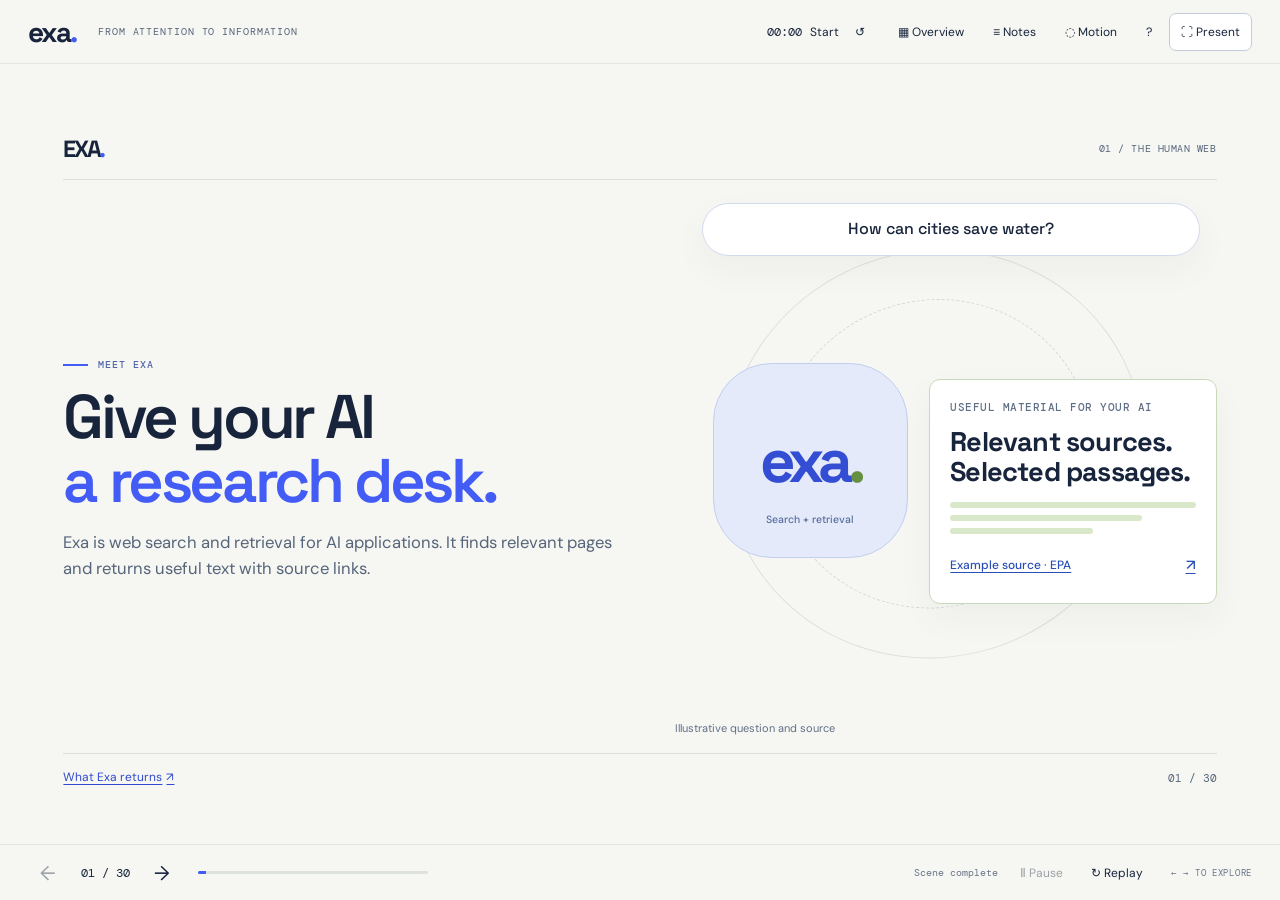
<file: index.html>
<!doctype html>
<html lang="en">
<head>
  <meta charset="utf-8">
  <meta name="viewport" content="width=device-width,initial-scale=1">
  <meta name="theme-color" content="#f6f6f2">
  <title>Exa — From attention to information</title>
  <meta name="description" content="A 30-slide visual story about Exa: web search and retrieval built for AI applications.">
  <link rel="preconnect" href="https://fonts.googleapis.com">
  <link rel="preconnect" href="https://fonts.gstatic.com" crossorigin>
  <link href="https://fonts.googleapis.com/css2?family=DM+Mono:wght@400;500&family=DM+Sans:wght@400;500;600;700&family=Space+Grotesk:wght@400;500;600;700&display=swap" rel="stylesheet">
  <link rel="stylesheet" href="story.css?v=768720dc03e0">
  <link rel="stylesheet" href="scenes.css?v=870674f42675">
</head>
<body>
  <div class="app">
    <header class="toolbar">
      <a class="brand" href="#0" aria-label="Presentation home">exa<span>.</span></a>
      <span class="deck-name">From attention to information</span>
      <div class="tools">
        <div class="timer-group"><output id="timer" aria-label="Presentation timer">00:00</output><button id="timerBtn" aria-label="Start timer">Start</button><button id="timerReset" aria-label="Reset timer" title="Reset timer">↺</button></div>
        <button id="overviewBtn" aria-label="Slide overview" title="Overview (O)">▦ <span>Overview</span></button>
        <button id="notesBtn" aria-pressed="false" aria-label="Speaker notes" title="Speaker notes (N)">≡ <span>Notes</span></button>
        <button id="motionBtn" aria-pressed="false" aria-label="Reduced motion" title="Reduced motion">◌ <span>Motion</span></button>
        <button id="helpBtn" aria-label="Keyboard help" title="Keyboard help (?)">?</button>
        <button id="presentBtn" aria-label="Fullscreen presentation" title="Fullscreen (F)">⛶ <span>Present</span></button>
      </div>
    </header>
    <main class="stage-wrap">
      <div id="stage" class="stage" aria-label="Presentation slides"></div>
      <aside id="notes" class="notes-panel" aria-label="Speaker notes" hidden></aside>
    </main>
    <footer class="bottom-bar">
      <div class="navigation"><button id="prev" aria-label="Previous slide">←</button><span id="counter"></span><button id="next" aria-label="Next slide">→</button></div>
      <div class="progress-track" aria-hidden="true"><div id="progress"></div></div>
      <div class="scene-controls"><span id="sceneState">Scene ready</span><button id="pauseBtn" aria-label="Pause scene" title="Pause or resume scene (P)">Ⅱ <span>Pause</span></button><button id="replayBtn" aria-label="Replay scene" title="Replay scene (R)">↻ <span>Replay</span></button></div>
      <span class="key-hint">← → TO EXPLORE</span>
    </footer>
  </div>
  <div id="modal" hidden></div>
  <div id="toast" role="status" hidden></div>
  <div id="announcement" class="sr-only" aria-live="polite" aria-atomic="true"></div>
  <script src="slides.js?v=fc14cbf585b5"></script>
  <script src="scenes.js?v=dc29e0704889"></script>
  <script src="story.js?v=40ea6f9966d1"></script>
</body>
</html>
</file>
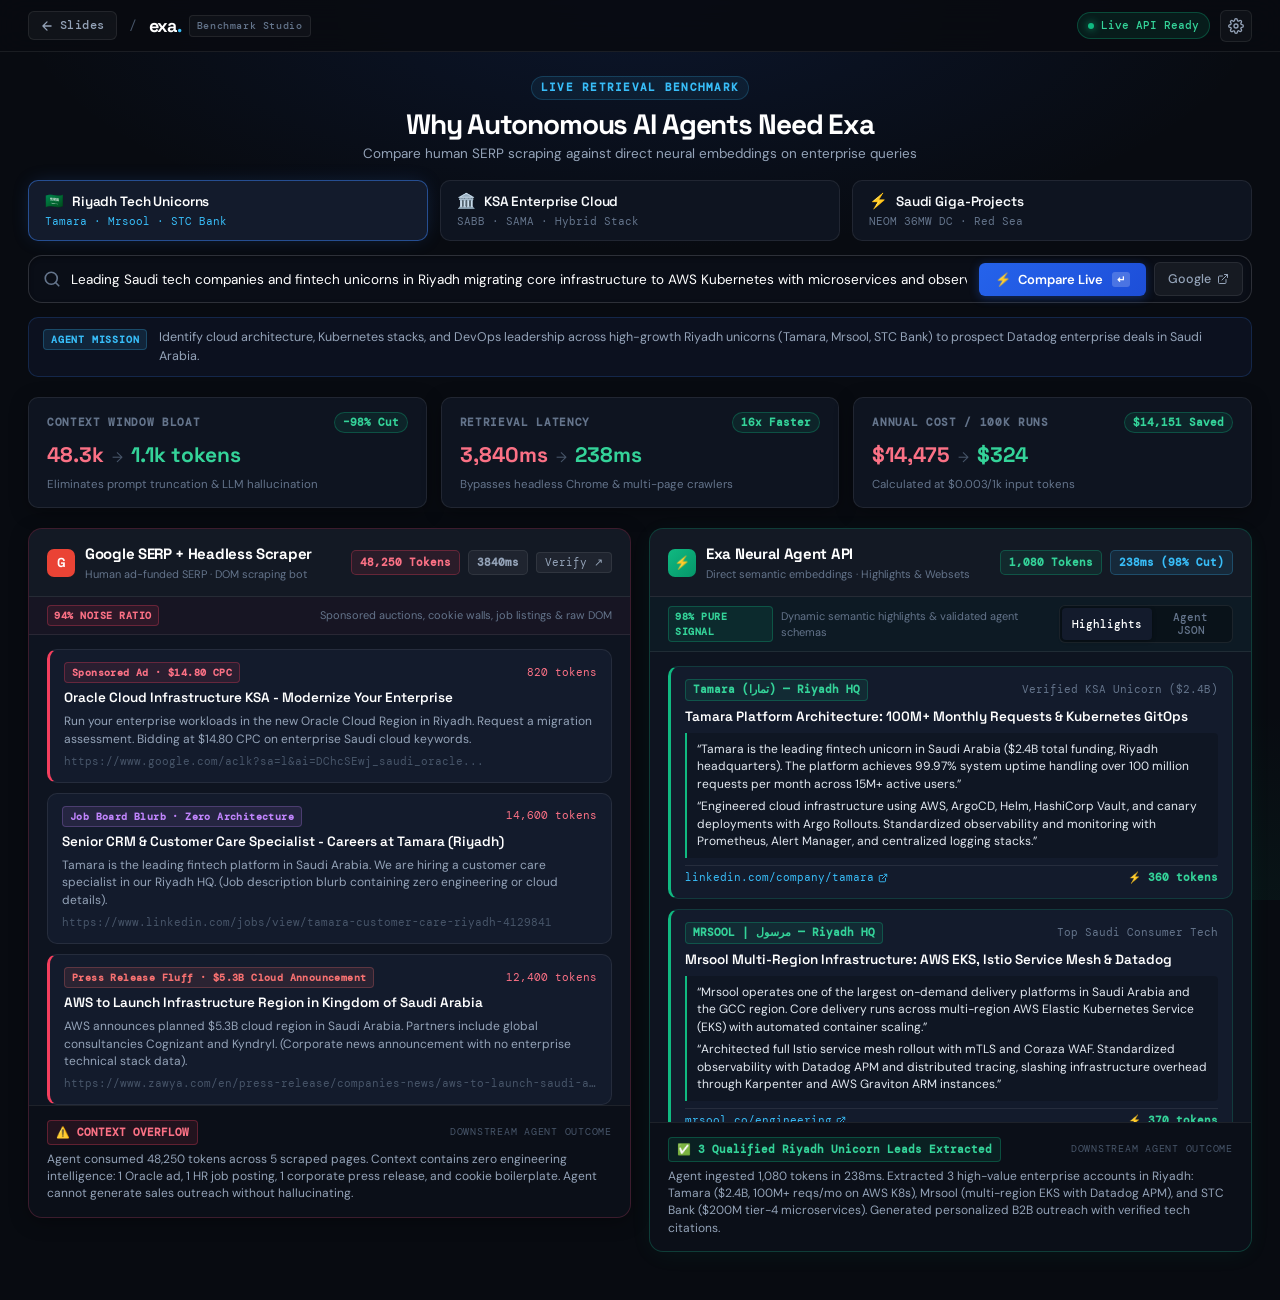
<file: demo/index.html>
<!doctype html>
<html lang="en">
<head>
  <meta charset="utf-8">
  <meta name="viewport" content="width=device-width, initial-scale=1">
  <meta name="theme-color" content="#090d16">
  <title>Exa vs Google — Live AI Agent Retrieval Benchmark</title>
  <meta name="description" content="Side-by-side interactive benchmark: Why autonomous AI agents break on Google SERPs and thrive on Exa semantic embeddings.">
  <link rel="icon" href="data:image/svg+xml,<svg xmlns='http://www.w3.org/2000/svg' viewBox='0 0 100 100'><text y='.9em' font-size='90'>⚡</text></svg>">
  <link rel="preconnect" href="https://fonts.googleapis.com">
  <link rel="preconnect" href="https://fonts.gstatic.com" crossorigin>
  <link href="https://fonts.googleapis.com/css2?family=DM+Mono:ital,wght@0,400;0,500;1,400&family=DM+Sans:ital,opsz,wght@0,9..40,400..700;1,9..40,400..700&family=Space+Grotesk:wght@500;600;700&display=swap" rel="stylesheet">
  <link rel="stylesheet" href="demo.css?v=20261109v3">
</head>
<body class="arena-body">

  <!-- TOP APP BAR -->
  <header class="app-bar">
    <div class="bar-left">
      <a class="nav-back-link" href="../v2/index.html#0" title="Return to Slide Presentation">
        <svg width="14" height="14" viewBox="0 0 24 24" fill="none" stroke="currentColor" stroke-width="2.2" stroke-linecap="round" stroke-linejoin="round"><path d="M19 12H5M12 19l-7-7 7-7"/></svg>
        <span>Slides</span>
      </a>
      <span class="bar-divider">/</span>
      <div class="brand">
        <span class="brand-text">exa<span class="brand-dot">.</span></span>
        <span class="brand-tag">Benchmark Studio</span>
      </div>
    </div>

    <div class="bar-right">
      <div id="apiStatusPill" class="live-pill" title="Connected to Exa Search API (Production Paid Tier)">
        <span class="pulse-dot"></span>
        <span id="apiStatusText">Live API Ready</span>
      </div>
      <button id="settingsBtn" class="bar-btn icon-btn" title="API Configuration &amp; Settings" aria-label="Settings">
        <svg width="16" height="16" viewBox="0 0 24 24" fill="none" stroke="currentColor" stroke-width="2" stroke-linecap="round" stroke-linejoin="round"><circle cx="12" cy="12" r="3"/><path d="M19.4 15a1.65 1.65 0 0 0 .33 1.82l.06.06a2 2 0 0 1 0 2.83 2 2 0 0 1-2.83 0l-.06-.06a1.65 1.65 0 0 0-1.82-.33 1.65 1.65 0 0 0-1 1.51V21a2 2 0 0 1-2 2 2 2 0 0 1-2-2v-.09A1.65 1.65 0 0 0 9 19.4a1.65 1.65 0 0 0-1.82.33l-.06.06a2 2 0 0 1-2.83 0 2 2 0 0 1 0-2.83l.06-.06a1.65 1.65 0 0 0 .33-1.82 1.65 1.65 0 0 0-1.51-1H3a2 2 0 0 1-2-2 2 2 0 0 1 2-2h.09A1.65 1.65 0 0 0 4.6 9a1.65 1.65 0 0 0-.33-1.82l-.06-.06a2 2 0 0 1 0-2.83 2 2 0 0 1 2.83 0l.06.06a1.65 1.65 0 0 0 1.82.33H9a1.65 1.65 0 0 0 1-1.51V3a2 2 0 0 1 2-2 2 2 0 0 1 2 2v.09a1.65 1.65 0 0 0 1 1.51 1.65 1.65 0 0 0 1.82-.33l.06-.06a2 2 0 0 1 2.83 0 2 2 0 0 1 0 2.83l-.06.06a1.65 1.65 0 0 0-.33 1.82V9a1.65 1.65 0 0 0 1.51 1H21a2 2 0 0 1 2 2 2 2 0 0 1-2 2h-.09a1.65 1.65 0 0 0-1.51 1z"/></svg>
      </button>
    </div>
  </header>

  <!-- MAIN VIEWPORT -->
  <main class="main-container">

    <!-- COMMAND CONSOLE -->
    <section class="command-deck">
      <div class="deck-header">
        <span class="eyebrow-tag">LIVE RETRIEVAL BENCHMARK</span>
        <h1 class="command-title">Why Autonomous AI Agents Need Exa</h1>
        <p class="command-subtitle">Compare human SERP scraping against direct neural embeddings on enterprise queries</p>
      </div>

      <!-- SCENARIO SELECTOR -->
      <div class="scenario-selector" role="tablist" aria-label="Preset Scenarios">
        <button class="scenario-card active" data-preset="riyadh-unicorns" role="tab" aria-selected="true">
          <div class="sc-head">
            <span class="sc-flag">🇸🇦</span>
            <span class="sc-title">Riyadh Tech Unicorns</span>
          </div>
          <span class="sc-sub">Tamara · Mrsool · STC Bank</span>
        </button>
        <button class="scenario-card" data-preset="ksa-webset" role="tab" aria-selected="false">
          <div class="sc-head">
            <span class="sc-flag">🏛️</span>
            <span class="sc-title">KSA Enterprise Cloud</span>
          </div>
          <span class="sc-sub">SABB · SAMA · Hybrid Stack</span>
        </button>
        <button class="scenario-card" data-preset="giga-projects" role="tab" aria-selected="false">
          <div class="sc-head">
            <span class="sc-flag">⚡</span>
            <span class="sc-title">Saudi Giga-Projects</span>
          </div>
          <span class="sc-sub">NEOM 36MW DC · Red Sea</span>
        </button>
      </div>

      <!-- SEARCH INPUT SHELL -->
      <div class="search-console">
        <div class="search-input-box">
          <svg class="search-icon" width="18" height="18" viewBox="0 0 24 24" fill="none" stroke="currentColor" stroke-width="2.2" stroke-linecap="round" stroke-linejoin="round"><circle cx="11" cy="11" r="8"/><path d="m21 21-4.3-4.3"/></svg>
          <input id="queryInput" class="search-input" type="text" placeholder="Enter high-intent query for AI agent..." autocomplete="off" spellcheck="false">
        </div>
        <div class="search-btn-group">
          <button id="runBtn" class="btn-primary" title="Execute live comparison race (Enter)">
            <span class="btn-icon">⚡</span>
            <span id="runBtnLabel">Compare Live</span>
            <span class="key-tag">↵</span>
          </button>
          <button id="openGoogleBtn" class="btn-secondary" title="Verify what real Google Search returns in a separate tab">
            <span>Google</span>
            <svg width="12" height="12" viewBox="0 0 24 24" fill="none" stroke="currentColor" stroke-width="2" stroke-linecap="round" stroke-linejoin="round"><path d="M18 13v6a2 2 0 0 1-2 2H5a2 2 0 0 1-2-2V8a2 2 0 0 1 2-2h6"/><polyline points="15 3 21 3 21 9"/><line x1="10" y1="14" x2="21" y2="3"/></svg>
          </button>
        </div>
      </div>

      <!-- AGENT DIRECTIVE BAR -->
      <div class="directive-strip">
        <span class="directive-label">AGENT MISSION</span>
        <span id="objectiveText" class="directive-text">Loading agent objective...</span>
      </div>
    </section>

    <!-- EXECUTIVE TELEMETRY SCORECARD (IMMEDIATELY VISIBLE) -->
    <section class="telemetry-deck" aria-label="Executive Performance Telemetry">
      <div class="telemetry-card">
        <div class="telemetry-top">
          <span class="telemetry-metric-name">Context Window Bloat</span>
          <span id="statTokPercent" class="metric-pill pill-green">–98% Cut</span>
        </div>
        <div class="telemetry-flow">
          <span id="statLegacyTok" class="val-danger">48.3k</span>
          <span class="flow-arrow">→</span>
          <span id="statExaTok" class="val-success">1.1k tokens</span>
        </div>
        <span class="telemetry-sub">Eliminates prompt truncation &amp; LLM hallucination</span>
      </div>

      <div class="telemetry-card">
        <div class="telemetry-top">
          <span class="telemetry-metric-name">Retrieval Latency</span>
          <span id="statLatSpeedup" class="metric-pill pill-green">16x Faster</span>
        </div>
        <div class="telemetry-flow">
          <span id="statLegacyLat" class="val-danger">3,840ms</span>
          <span class="flow-arrow">→</span>
          <span id="statExaLat" class="val-success">238ms</span>
        </div>
        <span class="telemetry-sub">Bypasses headless Chrome &amp; multi-page crawlers</span>
      </div>

      <div class="telemetry-card">
        <div class="telemetry-top">
          <span class="telemetry-metric-name">Annual Cost / 100k Runs</span>
          <span id="statCostSaved" class="metric-pill pill-green">$14,151 Saved</span>
        </div>
        <div class="telemetry-flow">
          <span id="statLegacyCost" class="val-danger">$14,475</span>
          <span class="flow-arrow">→</span>
          <span id="statExaCost" class="val-success">$324</span>
        </div>
        <span class="telemetry-sub">Calculated at $0.003/1k input tokens</span>
      </div>
    </section>

    <!-- SIDE-BY-SIDE BENCHMARK ARENA -->
    <section class="arena-grid">

      <!-- LEFT COLUMN: GOOGLE SERP + SCRAPER -->
      <div class="arena-column column-legacy">
        <div class="column-header">
          <div class="column-title-group">
            <div class="engine-badge badge-google">G</div>
            <div>
              <h2 class="column-title">Google SERP + Headless Scraper</h2>
              <p class="column-sub">Human ad-funded SERP · DOM scraping bot</p>
            </div>
          </div>
          <div class="column-meta">
            <span id="legacyTokens" class="kpi-pill kpi-danger">48,250 Tokens</span>
            <span id="legacyLatency" class="kpi-pill kpi-muted">3,840ms</span>
            <button id="paneGoogleLink" class="btn-verify-google" title="Open this exact query in Google Search">Verify ↗</button>
          </div>
        </div>

        <div class="column-banner banner-legacy">
          <span class="banner-pill pill-red">94% NOISE RATIO</span>
          <span class="banner-desc">Sponsored auctions, cookie walls, job listings &amp; raw DOM</span>
        </div>

        <!-- Live Step Timer HUD (During Live Execution) -->
        <div id="legacyProgress" class="execution-hud hud-legacy" hidden>
          <div class="hud-spinner spinner-legacy"></div>
          <div class="hud-info">
            <span id="legacyProgressStep" class="hud-step-title">Querying Google SERP ad auction...</span>
            <span id="legacyTimer" class="hud-timer">0ms</span>
          </div>
        </div>

        <!-- Results Stream -->
        <div id="legacyStream" class="results-stream"></div>

        <!-- Downstream Impact Card -->
        <div class="impact-card impact-fail">
          <div class="impact-head">
            <span class="impact-status-badge status-bad">⚠️ CONTEXT OVERFLOW</span>
            <span class="impact-label">DOWNSTREAM AGENT OUTCOME</span>
          </div>
          <p id="legacyVerdictText" class="impact-body"></p>
        </div>
      </div>

      <!-- RIGHT COLUMN: EXA NEURAL AGENT API -->
      <div class="arena-column column-exa">
        <div class="column-header">
          <div class="column-title-group">
            <div class="engine-badge badge-exa">⚡</div>
            <div>
              <h2 class="column-title">Exa Neural Agent API</h2>
              <p class="column-sub">Direct semantic embeddings · Highlights &amp; Websets</p>
            </div>
          </div>
          <div class="column-meta">
            <span id="exaTokens" class="kpi-pill kpi-success">1,080 Tokens</span>
            <span id="exaLatency" class="kpi-pill kpi-speed">238ms (98% Cut)</span>
          </div>
        </div>

        <div class="column-banner banner-exa">
          <div class="pure-signal-group">
            <span class="banner-pill pill-green">98% PURE SIGNAL</span>
            <span class="banner-desc">Dynamic semantic highlights &amp; validated agent schemas</span>
          </div>
          <div class="view-toggle-bar" role="group" aria-label="Output view mode">
            <button id="viewHighlightsBtn" class="view-btn active" title="Semantic Highlights view">Highlights</button>
            <button id="viewJsonBtn" class="view-btn" title="Structured Agent JSON schema">Agent JSON</button>
          </div>
        </div>

        <!-- Live Step Timer HUD (During Live Execution) -->
        <div id="exaProgress" class="execution-hud hud-exa" hidden>
          <div class="hud-spinner spinner-exa"></div>
          <div class="hud-info">
            <span id="exaProgressStep" class="hud-step-title">Querying Exa Neural Index...</span>
            <span id="exaTimer" class="hud-timer">0ms</span>
          </div>
        </div>

        <!-- Results Stream -->
        <div id="exaStream" class="results-stream"></div>

        <!-- Downstream Impact Card -->
        <div class="impact-card impact-pass">
          <div class="impact-head">
            <span id="exaVerdictPill" class="impact-status-badge status-good">✓ 3 QUALIFIED LEADS</span>
            <span class="impact-label">DOWNSTREAM AGENT OUTCOME</span>
          </div>
          <p id="exaVerdictText" class="impact-body"></p>
        </div>
      </div>

    </section>

  </main>

  <!-- SETTINGS MODAL -->
  <div id="settingsModal" class="modal-backdrop" hidden>
    <div class="modal-dialog">
      <div class="modal-head">
        <h3 class="modal-title">API Configuration</h3>
        <button id="closeModalBtn" class="modal-close" aria-label="Close settings">✕</button>
      </div>
      <div class="modal-body">
        <p class="modal-intro">The live benchmark executes real neural queries against Exa's Production Search API. API keys are stored strictly in your browser session.</p>
        
        <div class="form-group">
          <label for="exaKeyInput" class="form-label">Exa API Key (Paid Tier)</label>
          <input id="exaKeyInput" class="form-input font-mono" type="password" value="f8eb4dc2-1ad8-4960-88ce-2c7580debd91">
          <span class="form-hint">Used for neural embedding search, highlights, and websets</span>
        </div>

        <div class="form-group">
          <label for="serpKeyInput" class="form-label">SerpAPI / Google Key (Optional)</label>
          <input id="serpKeyInput" class="form-input font-mono" type="password" value="620b4867764d47a5f808e64ebf96c19260fe6d7c37d1bb79e6dc209b12c37009">
          <span class="form-hint">Used for live Google comparisons if custom crawler is enabled</span>
        </div>
      </div>
      <div class="modal-foot">
        <button id="cancelModalBtn" class="btn-subtle">Cancel</button>
        <button id="saveKeyBtn" class="btn-primary">Save Settings</button>
      </div>
    </div>
  </div>

  <!-- TOAST NOTIFICATION -->
  <div id="toast" class="toast-box" hidden></div>

  <script src="demo.js?v=20261109v3"></script>
</body>
</html>
</file>
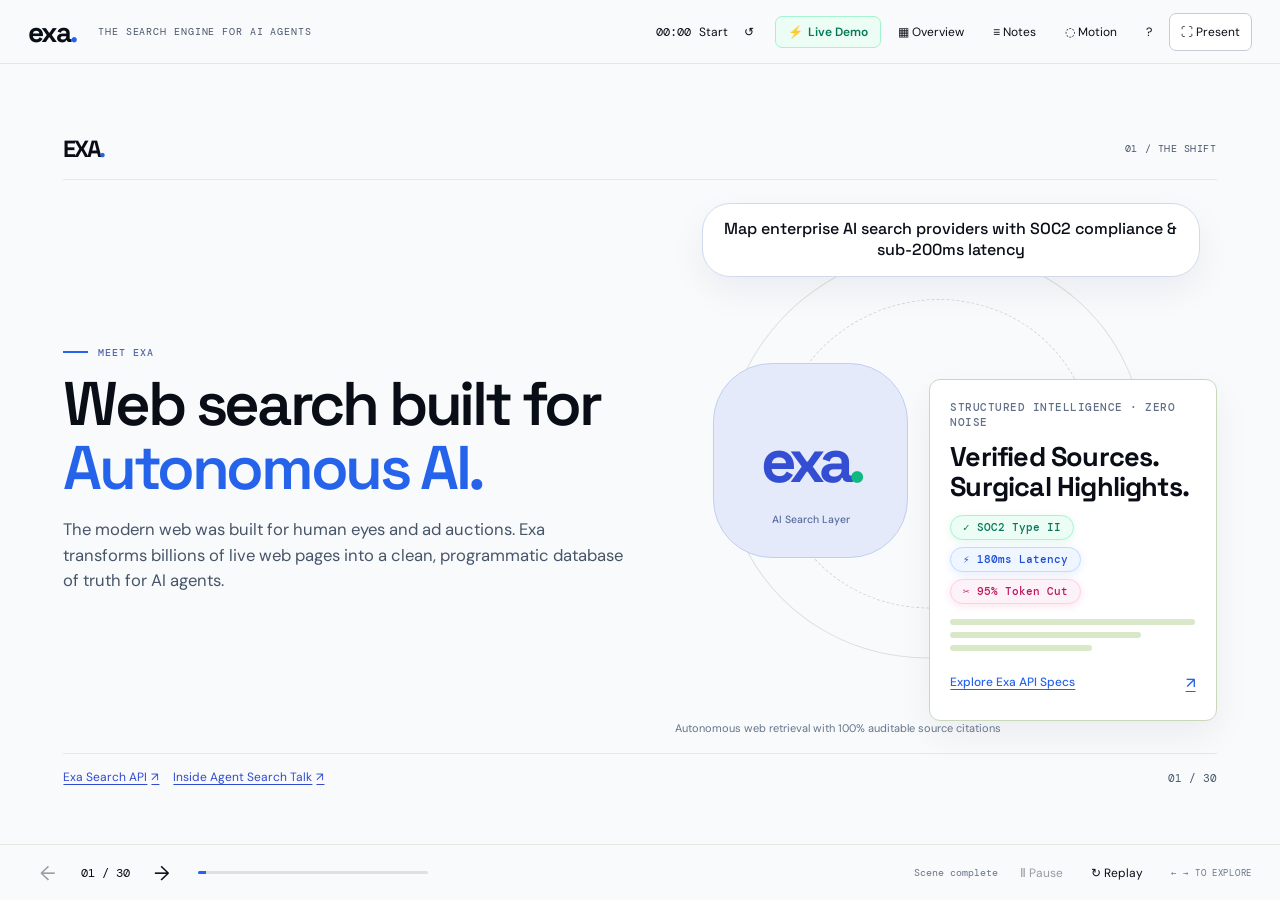
<file: v2/index.html>
<!doctype html>
<html lang="en">
<head>
  <meta charset="utf-8">
  <meta name="viewport" content="width=device-width,initial-scale=1">
  <meta name="theme-color" content="#f8fafc">
  <title>Exa — The Search Engine for AI Agents</title>
  <meta name="description" content="A 30-slide visual presentation on Exa: web search and retrieval built for AI applications and autonomous agents.">
  <link rel="icon" href="data:image/svg+xml,<svg xmlns='http://www.w3.org/2000/svg' viewBox='0 0 100 100'><text y='.9em' font-size='90'>⚡</text></svg>">
  <link rel="preconnect" href="https://fonts.googleapis.com">
  <link rel="preconnect" href="https://fonts.gstatic.com" crossorigin>
  <link href="https://fonts.googleapis.com/css2?family=DM+Mono:wght@400;500&family=DM+Sans:wght@400;500;600;700&family=Space+Grotesk:wght@400;500;600;700&display=swap" rel="stylesheet">
  <link rel="stylesheet" href="story.css?v=20261101v2">
  <link rel="stylesheet" href="scenes.css?v=20261101v2">
</head>
<body>
  <div class="app">
    <header class="toolbar">
      <a class="brand" href="#0" aria-label="Presentation home">exa<span>.</span></a>
      <span class="deck-name">The Search Engine for AI Agents</span>
      <div class="tools">
        <div class="timer-group"><output id="timer" aria-label="Presentation timer">00:00</output><button id="timerBtn" aria-label="Start timer">Start</button><button id="timerReset" aria-label="Reset timer" title="Reset timer">↺</button></div>
        <a id="demoBtn" href="../demo/" style="display:inline-flex;align-items:center;gap:5px;font:600 12px var(--sans);color:#047857;background:#ecfdf5;border:1px solid #a7f3d0;border-radius:7px;padding:7px 12px;text-decoration:none;transition:all .2s ease" title="Open Live Demo Arena">⚡ <span>Live Demo</span></a>
        <button id="overviewBtn" aria-label="Slide overview" title="Overview (O)">▦ <span>Overview</span></button>
        <button id="notesBtn" aria-pressed="false" aria-label="Speaker notes" title="Speaker notes (N)">≡ <span>Notes</span></button>
        <button id="motionBtn" aria-pressed="false" aria-label="Reduced motion" title="Reduced motion">◌ <span>Motion</span></button>
        <button id="helpBtn" aria-label="Keyboard help" title="Keyboard help (?)">?</button>
        <button id="presentBtn" aria-label="Fullscreen presentation" title="Fullscreen (F)">⛶ <span>Present</span></button>
      </div>
    </header>
    <main class="stage-wrap">
      <div id="stage" class="stage" aria-label="Presentation slides"></div>
      <aside id="notes" class="notes-panel" aria-label="Speaker notes" hidden></aside>
    </main>
    <footer class="bottom-bar">
      <div class="navigation"><button id="prev" aria-label="Previous slide">←</button><span id="counter"></span><button id="next" aria-label="Next slide">→</button></div>
      <div class="progress-track" aria-hidden="true"><div id="progress"></div></div>
      <div class="scene-controls"><span id="sceneState">Scene ready</span><button id="pauseBtn" aria-label="Pause scene" title="Pause or resume scene (P)">Ⅱ <span>Pause</span></button><button id="replayBtn" aria-label="Replay scene" title="Replay scene (R)">↻ <span>Replay</span></button></div>
      <span class="key-hint">← → TO EXPLORE</span>
    </footer>
  </div>
  <div id="modal" hidden></div>
  <div id="toast" role="status" hidden></div>
  <div id="announcement" class="sr-only" aria-live="polite" aria-atomic="true"></div>
  <script src="slides.js?v=20261101v2"></script>
  <script src="scenes.js?v=20261101v2"></script>
  <script src="story.js?v=20261101v2"></script>
</body>
</html>
</file>
<file: story.css>
:root{--paper:#f6f6f2;--ink:#17243b;--blue:#425cf5;--mint:#ccf7a0;--muted:#56657a;--line:#d9dedf;--sans:'DM Sans',sans-serif;--display:'Space Grotesk',sans-serif;--mono:'DM Mono',monospace}
*{box-sizing:border-box}html,body{margin:0;background:var(--paper);color:var(--ink);font-family:var(--sans)}button,a{font:inherit}button{cursor:pointer}a{color:#304acf}button:focus-visible,a:focus-visible{outline:3px solid #425cf5;outline-offset:4px}button:disabled{cursor:default;opacity:.4}[hidden]{display:none!important}.sr-only{position:absolute;width:1px;height:1px;padding:0;margin:-1px;overflow:hidden;clip:rect(0,0,0,0);white-space:nowrap;border:0}
.app{min-height:100dvh;display:flex;flex-direction:column}.toolbar{height:64px;flex-shrink:0;display:flex;align-items:center;gap:22px;padding:0 28px;border-bottom:1px solid #e4e6e1}.brand{font:700 28px var(--display);letter-spacing:-2px;text-decoration:none;color:var(--ink)}.brand span{color:var(--blue)}.deck-name{font:10px var(--mono);letter-spacing:.09em;text-transform:uppercase;color:var(--muted)}.tools{margin-left:auto;display:flex;align-items:center;gap:5px}.tools button,.bottom-bar button{border:1px solid transparent;border-radius:7px;background:transparent;color:var(--ink);font:12px var(--sans);padding:9px 11px;min-height:38px}.tools button:hover,.bottom-bar button:hover{border-color:#cbd2dc;background:#eceee9}.tools button[aria-pressed=true]{background:#e8edff;border-color:#bac6f1;color:#2845b5}.timer-group{display:flex;align-items:center;margin-right:8px}.timer-group button{padding:7px}.timer-group output{font:12px var(--mono);font-variant-numeric:tabular-nums}#presentBtn{border-color:#c4ccd9;background:#fff}.stage-wrap{display:flex;gap:22px;align-items:center;justify-content:center;flex:1;min-height:0;padding:14px 24px}.stage{position:relative;width:min(100%,calc((100dvh - 148px)*16/9));aspect-ratio:16/9;container-type:inline-size;background:var(--paper);isolation:isolate}.slide{position:absolute;inset:0;display:none;background:var(--paper)}.slide.active{display:block}.slide-inner{height:100%;display:flex;flex-direction:column;padding:2.1% 3.2% 0}.slide-header{display:flex;justify-content:space-between;align-items:center;border-bottom:1px solid var(--line);padding-bottom:1.3%;color:var(--muted);gap:16px;font:clamp(10px,.74cqw,12px) var(--mono);letter-spacing:.055em;text-transform:uppercase}.slide-header .wordmark{font:700 1.9cqw var(--display);letter-spacing:-.1em;color:var(--ink)}.slide-header .wordmark b{color:var(--blue)}.content{display:flex;flex-direction:column;flex:1;min-height:0;gap:1.4cqw;padding:2% 0 1.4%}.copy{position:relative;z-index:2}.eyebrow{font:500 clamp(10px,.8cqw,13px) var(--mono);text-transform:uppercase;letter-spacing:.1em;color:#5266aa;display:flex;align-items:center;gap:10px;margin-bottom:1.1cqw}.eyebrow:before{content:'';width:25px;height:2px;background:var(--blue);flex-shrink:0}h1,h2,p{margin:0}h1,h2{font:600 4.3cqw/1.04 var(--display);letter-spacing:-.055em;text-wrap:balance}h1 em,h2 em{font-style:normal;color:var(--blue)}.lede{font:clamp(14px,1.26cqw,23px)/1.55 var(--sans);color:var(--muted);margin-top:1.35cqw;max-width:44em;text-wrap:pretty}.visual{position:relative;min-height:0;min-width:0;flex:1;isolation:isolate}.layout-split .content,.layout-metric .content{display:grid;grid-template-columns:41% 55%;gap:4%;align-items:center}.layout-split .visual,.layout-metric .visual{height:100%}.layout-hero .content{display:grid;grid-template-columns:49% 47%;gap:4%;align-items:center}.layout-hero h1,.layout-hero h2{font-size:5cqw}.layout-hero .lede{font-size:clamp(15px,1.35cqw,24px)}.layout-hero .visual{height:100%}.layout-wide .copy{display:grid;grid-template-columns:49% 47%;column-gap:4%;align-items:end}.layout-wide .eyebrow{grid-column:1/-1}.layout-wide h2{font-size:3.55cqw}.layout-wide .lede{margin:0;font-size:clamp(14px,1.16cqw,21px)}.layout-intro .content{display:grid;grid-template-columns:69% 27%;gap:4%;align-items:center}.layout-intro h2{font-size:5.5cqw;line-height:1.07;max-width:12.5em}.layout-intro .lede{font-size:clamp(15px,1.4cqw,25px);max-width:33em}.layout-intro .visual{height:65%;align-self:center}.slide-footer{display:flex;align-items:center;justify-content:space-between;gap:14px;min-height:48px;border-top:1px solid var(--line);flex-shrink:0}.sources{display:flex;align-items:center;flex-wrap:wrap;gap:5px 14px}.sources a{display:inline-flex;align-items:center;gap:4px;min-height:36px;font:12px/1.4 var(--sans);text-decoration:underline;text-underline-offset:3px;position:relative;z-index:3}.sources a:hover{color:#172a80}.slide-number{font:11px var(--mono);color:var(--muted);white-space:nowrap}.bottom-bar{display:flex;align-items:center;gap:16px;min-height:56px;padding:0 28px;border-top:1px solid #e4e6e1;flex-shrink:0}.navigation{display:flex;align-items:center;gap:8px}.navigation button{font-size:20px;min-width:38px}#counter{font:12px var(--mono);min-width:58px;text-align:center}.progress-track{height:3px;max-width:230px;background:#dee2dc;flex:1;border-radius:2px;overflow:hidden}#progress{height:100%;background:var(--blue);transition:width .2s}.scene-controls{margin-left:auto;display:flex;align-items:center;gap:4px}#sceneState{font:10px var(--mono);color:#69758a;margin-right:6px;min-width:75px}.key-hint{font:9px var(--mono);color:#69758a;letter-spacing:.08em}.notes-panel{flex:0 0 300px;max-height:calc(100dvh - 175px);overflow:auto;align-self:center;padding:22px;background:#fff;border:1px solid #cbd3dc;border-radius:12px;font:14px/1.6 var(--sans)}.notes-panel h3{font:500 11px var(--mono);text-transform:uppercase;color:#5366aa;margin:0 0 14px}.notes-panel .sources{border-top:1px solid var(--line);margin-top:18px;padding-top:10px;display:grid;gap:0}.with-notes .stage{flex:1;max-width:calc(100% - 322px)}.notes-close{float:right;border:0;background:#edf0f5;border-radius:5px;padding:5px 8px;font:12px var(--sans);color:var(--ink)}
.overlay{position:fixed;inset:0;z-index:100;background:var(--paper);overflow:auto;padding:32px;color:var(--ink)}.overlay-head{display:flex;align-items:center;justify-content:space-between;gap:20px;max-width:1450px;margin:auto}.overlay-head h2{font:600 30px var(--display);letter-spacing:-.04em}.overlay-close{background:#fff;border:1px solid #bfc8d8;border-radius:6px;padding:12px 16px;color:var(--ink)}.overview-grid{display:grid;grid-template-columns:repeat(5,1fr);gap:14px;max-width:1450px;margin:28px auto}.overview-card{background:#fff;border:1px solid #d5dce6;border-radius:10px;padding:20px;min-height:160px;display:flex;flex-direction:column;align-items:flex-start;text-align:left;justify-content:space-between;gap:14px;color:var(--ink)}.overview-card.current,.overview-card:hover{border-color:var(--blue);background:#edf1ff}.overview-card.intro-card{background:#edf3e7}.overview-card small{font:10px/1.5 var(--mono);color:#596c87}.overview-card strong{font:600 21px/1.15 var(--display);letter-spacing:-.035em}.help-body{max-width:640px;margin:45px auto;font:16px/1.9 var(--sans);color:var(--muted)}.help-body p{margin-bottom:22px}.help-body kbd{padding:3px 7px;border:1px solid #bec9dc;border-radius:4px;font:12px var(--mono);background:white}.toast{position:fixed;bottom:74px;left:50%;transform:translateX(-50%);z-index:200;background:var(--ink);color:white;border-radius:8px;padding:12px 18px;font:13px var(--sans);max-width:90%;box-shadow:0 6px 22px #17243b20}
@media(min-width:701px) and (max-width:1000px){.deck-name{display:none}.tools{gap:0}.toolbar{padding:0 16px}.key-hint{display:none}.notes-panel{flex-basis:250px}.with-notes .stage{max-width:calc(100% - 272px)}}
@media(max-width:700px){.toolbar{height:58px;padding:0 12px;gap:8px}.brand{font-size:25px}.deck-name{display:none}.tools{gap:1px}.tools button{padding:8px;min-width:32px;font-size:17px;min-height:40px}.tools button span{display:none}.timer-group{margin-right:4px}.timer-group output{font-size:10px}.timer-group button{font-size:10px;min-width:24px;padding:3px}#timerReset{display:inline-flex;align-items:center;justify-content:center;min-width:24px}.stage-wrap{display:flex;flex-direction:column;align-items:stretch;padding:12px 10px 14px;gap:14px}.stage,.with-notes .stage{width:100%;max-width:none;aspect-ratio:auto;height:auto;flex:none}.slide{position:relative;inset:auto;min-height:calc(100svh - 148px)}.slide-inner{height:auto;min-height:inherit;padding:8px 10px 0;overflow:visible}.slide-header{font-size:9px;letter-spacing:.02em;padding-bottom:12px;gap:12px}.slide-header .wordmark{font-size:23px}.slide-header>span{text-align:right;max-width:75%;line-height:1.5}.content,.layout-split .content,.layout-metric .content,.layout-hero .content,.layout-wide .content,.layout-intro .content{display:flex;flex-direction:column;gap:24px;padding:26px 0 22px;align-items:stretch;flex:1}.copy{flex-shrink:0}.eyebrow{font-size:10px;line-height:1.4;margin-bottom:14px;letter-spacing:.06em}.eyebrow:before{width:18px}.layout-hero h1,.layout-hero h2,h1,h2,.layout-wide h2{font-size:clamp(33px,9.5vw,47px);line-height:1.07}.layout-intro h2{font-size:clamp(38px,11vw,56px);line-height:1.09}.lede,.layout-hero .lede,.layout-wide .lede,.layout-intro .lede{font-size:16px;line-height:1.5;margin-top:17px;max-width:100%}.layout-wide .copy{display:block}.visual,.layout-split .visual,.layout-metric .visual,.layout-hero .visual{min-height:360px;height:360px;flex:none}.layout-intro .visual{height:190px;min-height:190px;width:100%;align-self:center}.layout-intro .content{justify-content:center}.slide-footer{align-items:flex-end;gap:10px;padding:8px 0;min-height:60px}.sources{gap:2px 10px;flex:1}.sources a{font-size:12px;min-height:44px;line-height:1.35;padding:4px 0}.slide-number{font-size:10px;padding-bottom:16px}.bottom-bar{position:sticky;bottom:0;background:var(--paper);z-index:30;min-height:60px;gap:7px;padding:0 10px}.bottom-bar button{min-height:44px;padding:8px;min-width:34px}.navigation{gap:2px}.navigation button{font-size:22px}#counter{font-size:11px;min-width:47px}.scene-controls{gap:0}#sceneState,.key-hint{display:none}.progress-track{max-width:none;min-width:15px}.scene-controls button{font-size:13px}.notes-panel{flex:none;max-height:330px;order:-1;width:100%;font-size:14px;padding:18px;align-self:stretch}.overlay{padding:20px}.overlay-head h2{font-size:26px}.overview-grid{grid-template-columns:1fr 1fr;gap:10px;margin-top:24px}.overview-card{min-height:150px;padding:13px}.overview-card strong{font-size:18px}.overview-card small{font-size:9px}.help-body{font-size:15px}.toast{bottom:74px;width:max-content}}
@media(max-width:350px){.toolbar{padding:0 8px}.tools button{padding:6px;min-width:28px}#helpBtn{display:none}.timer-group{margin-right:1px}.stage-wrap{padding-left:6px;padding-right:6px}.slide-inner{padding-left:8px;padding-right:8px}.lede,.layout-hero .lede,.layout-wide .lede,.layout-intro .lede{font-size:15px}.bottom-bar{padding:0 6px;gap:4px}.scene-controls button{font-size:12px;padding:6px}.overview-card strong{font-size:16px}}
@media(prefers-reduced-motion:reduce){*,*:before,*:after{scroll-behavior:auto!important;transition:none!important}}body.reduce-motion *,body.reduce-motion *:before,body.reduce-motion *:after{transition:none!important}
</file>
<file: scenes.css>
/* Scene surfaces share one warm canvas; color identifies meaning, never chapters. */
.scene--closing{overflow:clip}
.scene{position:absolute;inset:0;color:#17243b;font-family:var(--sans,'DM Sans',sans-serif);--scene-line:#d8dfdf;--scene-blue:#425cf5;--scene-soft:#edf0fb;--scene-green:#eaf4dc;--scene-muted:#58677b;--scene-shadow:0 14px 36px #24354d0b}
.scene *{box-sizing:border-box}.scene p,.scene h3{margin:0}.scene strong,.scene h3{font-family:var(--display,'Space Grotesk',sans-serif);letter-spacing:-.03em}.scene-kicker{display:block;font:500 clamp(10px,.86cqw,14px)/1.35 var(--mono,'DM Mono',monospace);letter-spacing:.045em;text-transform:uppercase;color:#617087}.scene-caption{position:absolute;bottom:0;left:0;right:0;font:clamp(10px,.8cqw,13px)/1.45 var(--sans);color:#607087;padding-top:8px}.scene-source{display:flex;align-items:center;justify-content:space-between;gap:9px;min-height:34px;color:#284fb6;text-decoration:underline;text-decoration-thickness:1px;text-underline-offset:3px;font:500 clamp(11px,.94cqw,15px)/1.25 var(--sans);border-radius:5px;position:relative;z-index:5}.scene-source:hover{color:#192f88;background:#e8edfc}.scene-source:focus-visible{outline:3px solid #425cf5;outline-offset:3px;background:#e8edfc}.scene-source span{font-size:1.25em;text-decoration:none;flex-shrink:0}.question-chip{display:flex;align-items:center;gap:12px;background:#f5f6fa;border:1px solid #d6dfea;border-radius:25px;padding:12px 18px;font:500 clamp(12px,1.25cqw,20px)/1.3 var(--display);letter-spacing:-.025em}.question-chip>span{font-size:1.7em;color:#425cf5;line-height:.6}.scene-callout{position:absolute;right:0;bottom:11%;width:58%;background:#eaf4dc;border:1px solid #bfd4a6;border-radius:10px;padding:15px 18px;box-shadow:var(--scene-shadow);z-index:3}.scene-callout b{display:block;font:600 clamp(13px,1.25cqw,20px)/1.15 var(--display);letter-spacing:-.03em}.scene-callout span{display:block;color:#4c6744;font-size:clamp(11px,.95cqw,15px);line-height:1.4;margin-top:6px}

/* Search: attention, discoverability, selection are three separate beats. */
.browser-card{position:absolute;left:2%;top:0;width:91%;height:85%;background:#fff;border:1px solid #ced8e0;border-radius:13px;box-shadow:0 20px 48px #22355313;padding:16px 20px;overflow:hidden;transform:perspective(1100px) rotateY(-3deg) rotateZ(-1deg)}.browser-chrome{display:flex;justify-content:space-between;align-items:center;gap:10px;border-bottom:1px solid #e0e5e9;padding-bottom:12px;margin-bottom:12px;font:clamp(9px,.78cqw,13px)/1.2 var(--mono);color:#788498}.browser-dots{color:#b7c5d3;font-size:9px;letter-spacing:4px;white-space:nowrap}.browser-results{display:grid;gap:8px;margin-top:12px}.result-row{padding:10px 13px;border-radius:7px;border:1px solid transparent}.result-row strong{font-size:clamp(12px,1.22cqw,20px);line-height:1.15;display:block;margin:4px 0;color:#3153ad}.result-row p{font-size:clamp(10px,.9cqw,15px);line-height:1.4;color:#67758b}.result-ad{background:#fff3dc;border-color:#f0dfbd}.result-ad .scene-kicker{color:#81602e}.result-organic{background:#f5f6fa}.result-useful{background:#eef4e4;border-color:#c8ddad}.result-useful .scene-kicker{color:#60784a}.result-useful .scene-source{min-height:28px}.scene--seo .result-organic{border-color:#9daee7;background:#edf1ff}.scene--scan .result-row:not(.result-useful){opacity:.4}.scan-line{position:absolute;left:4%;right:4%;height:3px;top:73%;background:#88b66a;box-shadow:0 0 18px #91c66c66;opacity:0;pointer-events:none;z-index:4}

/* Opening: the product and promise are visible from frame one. */
.scene--opening{isolation:isolate}.opening-orbit{position:absolute;left:9%;top:9%;width:78%;height:76%;border:1px solid #dce2dc;border-radius:50%;transform:rotate(-25deg)}.opening-orbit:after{content:'';position:absolute;inset:12%;border:1px dashed #d0d9d9;border-radius:50%}.opening-request{position:absolute;top:0;left:5%;right:3%;border:1px solid #d1d9ed;border-radius:28px;background:white;padding:15px 18px;font:500 clamp(13px,1.3cqw,21px)/1.3 var(--display);box-shadow:var(--scene-shadow);text-align:center}.opening-core{position:absolute;left:7%;top:30%;width:36%;aspect-ratio:1;border-radius:30%;background:#e5eafa;border:1px solid #c1cef0;display:flex;align-items:center;justify-content:center;font:700 clamp(48px,5cqw,80px)/1 var(--display);letter-spacing:-.1em;color:#344ed3;box-shadow:0 16px 45px #425cf511}.opening-core>span{color:#678f42}.opening-core small{position:absolute;bottom:16%;left:0;right:0;text-align:center;font:500 clamp(9px,.85cqw,14px)/1.2 var(--sans);letter-spacing:0;color:#556c9d}.opening-evidence{position:absolute;right:0;top:33%;width:53%;padding:20px;background:white;border:1px solid #c9d8ba;border-radius:11px;box-shadow:var(--scene-shadow)}.opening-evidence>strong{font-size:clamp(19px,2.2cqw,35px);line-height:1.1;display:block;margin:12px 0}.evidence-lines{display:grid;gap:7px;margin:15px 0}.evidence-lines i{display:block;background:#d8e8c8;border-radius:3px;height:6px}.evidence-lines i:nth-child(2){width:78%}.evidence-lines i:nth-child(3){width:58%}

/* Introductions are a single large, quiet motif. */
.scene--intro{display:grid;place-items:center;isolation:isolate}.intro-halo{position:absolute;width:min(90%,320px);aspect-ratio:1;border-radius:50%;background:radial-gradient(circle,#e9eddf 0%,#eef0e8 52%,#f6f6f2 72%);z-index:-1}.intro-motif{position:relative;width:72%;height:75%;display:grid;place-items:center}.intro-browser{position:relative;width:80%;aspect-ratio:1.27;border:2px solid #abbad7;border-radius:14px;background:#fff;box-shadow:0 20px 45px #283e6512;transform:rotate(-5deg)}.intro-browser-bar{height:20%;border-bottom:1px solid #dbe2ed;display:flex;align-items:center;gap:7px;padding:0 15px}.intro-browser-bar i{width:7px;height:7px;border-radius:50%;background:#c4cfe0}.intro-browser-body{padding:13% 12%;display:grid;gap:14px}.intro-browser-body b{height:15px;width:68%;background:#cbd5f6;border-radius:4px}.intro-browser-body i{height:7px;background:#e0e5ed;border-radius:4px}.intro-browser-body i:last-child{width:60%}.intro-cursor{position:absolute;width:34%;height:50%;right:-12%;bottom:-9%;fill:#425cf5;stroke:#f6f6f2;stroke-width:4;filter:drop-shadow(0 8px 8px #425cf522)}.intro-agent{display:flex;align-items:center;gap:20px;width:100%;justify-content:center}.agent-bracket{font:400 clamp(80px,10cqw,160px)/1 var(--display);color:#8fa4db}.agent-face{width:50%;aspect-ratio:1;border-radius:25%;background:white;border:1px solid #bac9e6;display:flex;gap:20%;align-items:center;justify-content:center;position:relative;box-shadow:0 18px 35px #31487912}.agent-face i{height:16%;width:10%;border-radius:5px;background:#425cf5;transform:translateY(-15%)}.agent-face b{position:absolute;left:34%;right:34%;bottom:24%;height:3px;background:#94ba6b;border-radius:3px}.intro-envelope{width:85%;height:76%;position:relative}.intro-page{position:relative;width:72%;background:white;border:1px solid #becbe2;border-radius:8px;padding:20px;box-shadow:var(--scene-shadow);display:grid;gap:14px;transform:rotate(-4deg)}.intro-envelope .intro-page{position:absolute;left:15%;top:-14%;height:100%}.intro-page>span{font:600 clamp(15px,1.8cqw,28px)/1.2 var(--display);letter-spacing:-.03em}.intro-page>i{display:block;height:6px;background:#dce3ed;border-radius:3px}.intro-page>i:nth-of-type(2){width:75%}.intro-page>b{font:500 clamp(12px,1.1cqw,17px)/1.3 var(--sans);color:#42652f}.envelope-front{position:absolute;left:0;right:0;top:35%;bottom:0;background:#e9efdc;border:1px solid #bfcfa8;border-radius:4px 4px 10px 10px;clip-path:polygon(0 0,50% 48%,100% 0,100% 100%,0 100%);box-shadow:0 12px 25px #44603211}.intro-page.large{width:78%;gap:14px;padding:25px}.intro-page.large .intro-highlight{background:#d5edb8;padding:10px 6px;margin:0 -6px;border-radius:3px;color:#35572a}.intro-map{width:80%;aspect-ratio:1;position:relative;display:grid;place-items:center}.intro-map-ring{position:absolute;inset:5%;border:1px solid #b9c7df;border-radius:50%;transform:rotateX(25deg)}.intro-map-ring:after{content:'';position:absolute;inset:16%;border:1px dashed #c3cfe1;border-radius:50%}.intro-map>b{font:700 clamp(45px,6cqw,95px)/1 var(--display);letter-spacing:-.09em;color:#425cf5}.intro-map>b span{color:#83ab5b}.intro-map>i{position:absolute;left:var(--x);top:var(--y);width:18px;height:18px;border:4px solid #f6f6f2;background:#425cf5;border-radius:50%;box-shadow:0 0 0 1px #c1cce9}.intro-plug{display:flex;align-items:center;width:100%;justify-content:center;gap:0}.intro-plug>span,.intro-plug>b{display:grid;place-items:center;aspect-ratio:1;width:40%;background:#fff;border:1px solid #c2cce2;border-radius:20px;font:600 clamp(27px,3.5cqw,56px)/1 var(--display);letter-spacing:-.06em;box-shadow:var(--scene-shadow)}.intro-plug>span{color:#425cf5;background:#e9edfc}.intro-plug>b{font-size:clamp(20px,2.8cqw,44px);background:#edf3e3;color:#3e5d32}.intro-plug>i{height:3px;background:#a5b4cf;width:16%;position:relative}.intro-plug>i:after{content:'';position:absolute;right:0;top:-5px;border-left:9px solid #a5b4cf;border-top:6px solid transparent;border-bottom:6px solid transparent}

/* An agent's work is shown as a series, not an endless loop. */
.task-core{position:absolute;left:0;top:25%;width:29%;aspect-ratio:1;background:#e9edfa;border:1px solid #c4ceed;border-radius:50%;display:flex;justify-content:center;flex-direction:column;text-align:center;padding:14px;box-shadow:var(--scene-shadow)}.task-core strong{font-size:clamp(18px,2.1cqw,34px);line-height:1.1;margin-top:9px}.fan-steps{position:absolute;right:0;top:4%;bottom:14%;width:53%;display:grid;grid-template-rows:repeat(3,1fr);gap:12px}.fan-steps article{border:1px solid #cdd8e4;border-radius:10px;background:#fff;padding:16px 20px;display:flex;flex-direction:column;justify-content:center;box-shadow:var(--scene-shadow)}.fan-steps strong{font-size:clamp(14px,1.45cqw,23px);line-height:1.2;margin-top:7px}.fan-branches{position:absolute;left:29%;width:18%;top:18%;height:53%;border-left:1px solid #b4c3db}.fan-branches span{position:absolute;left:0;right:0;height:2px;background:#aebfdd;transform-origin:left}.fan-branches span:nth-child(1){top:0}.fan-branches span:nth-child(2){top:50%}.fan-branches span:nth-child(3){top:100%}

/* Selection: the same passage node moves out of its page with its link. */
.process-page{position:absolute;left:0;top:2%;width:44%;height:77%;background:#fff;border:1px solid #cbd6e0;border-radius:11px;padding:15px;box-shadow:var(--scene-shadow)}.page-chrome{font:clamp(10px,.84cqw,14px)/1.3 var(--sans);color:#64748a;background:#f0f3f6;border-radius:4px;padding:8px;margin-top:10px;opacity:.35}.page-noise{font:clamp(11px,1cqw,16px)/1.45 var(--sans);color:#728198;padding:12px 3px;opacity:.35}.process-origin{height:42%;margin-top:4px;position:relative}.process-context{position:absolute;right:0;top:12%;width:46%;height:62%;border:1px dashed #aec895;border-radius:12px;background:#edf4e6;padding:16px}.context-empty{position:absolute;bottom:10px;left:16px;right:16px;color:#61794e;font:clamp(10px,.9cqw,14px)/1.3 var(--sans)}.moving-passage{position:absolute;background:#e1efca;border:1px solid #aac784;border-radius:8px;box-shadow:0 10px 25px #42673214;padding:12px 14px;z-index:5;transform-origin:top left}.moving-passage .passage-number{font:500 clamp(9px,.8cqw,13px)/1 var(--mono);color:#668245;display:block;margin-bottom:5px}.moving-passage p{font:500 clamp(12px,1.18cqw,19px)/1.35 var(--display);letter-spacing:-.015em;color:#344e29}.moving-passage .scene-source{margin-top:7px;border-top:1px solid #bdd0a8;padding-top:5px;color:#365922;min-height:32px}.process-passage{right:3%;top:28%;width:40%}.process-step{position:absolute;left:0;right:0;bottom:11%;display:flex;justify-content:center;gap:13px;align-items:center;font:500 clamp(11px,1.05cqw,17px)/1.2 var(--mono);color:#476383}.process-step i{font-style:normal;color:#88a76b}.process-step span{background:#fff;border:1px solid #d6e0e9;border-radius:20px;padding:7px 12px}

/* Measured activity, separated from search volume. */
.scene--growth{padding:1% 0 12%;display:flex;flex-direction:column;justify-content:center;isolation:isolate}.growth-number{font:600 clamp(65px,8.6cqw,140px)/.93 var(--display);letter-spacing:-.075em;color:#425cf5;position:relative}.growth-number>span{font-size:.63em}.growth-unit{font-size:clamp(18px,1.8cqw,29px);line-height:1.25;margin-top:20px;position:relative}.measurement-note{font:clamp(11px,.95cqw,15px)/1.5 var(--sans);color:#69768b;margin-top:18px;position:relative}.growth-chart{position:absolute;right:0;left:28%;top:8%;bottom:22%;display:flex;align-items:flex-end;gap:8px;z-index:-1;opacity:.55}.growth-chart i{height:var(--height);flex:1;background:#dce6d1;border-radius:5px 5px 0 0;transform-origin:bottom}.growth-chart i:last-child{background:#bacfa6}

/* Software asks directly. */
.scene--desk>.question-chip{position:absolute;left:1%;right:1%;top:1%;justify-content:center}.desk-web{position:absolute;left:0;top:33%;width:25%;height:48%;perspective:500px}.mini-document{position:absolute;padding:16px 14px;border:1px solid #c5d0e0;background:white;border-radius:6px;font:500 clamp(11px,1cqw,16px)/1.2 var(--sans);width:88%;height:90%;box-shadow:var(--scene-shadow)}.mini-document i{display:block;height:5px;background:#dbe2ed;margin-top:13px;border-radius:3px}.mini-document i:last-child{width:60%}.doc-two{top:9%;left:9%;transform:rotate(5deg)}.doc-one{transform:rotate(-7deg);color:transparent}.desk-exa{position:absolute;left:35%;top:39%;width:23%;aspect-ratio:1;border-radius:26%;background:#e4eafb;border:1px solid #bccbef;display:flex;align-items:center;justify-content:center;font:700 clamp(38px,4.5cqw,72px)/1 var(--display);letter-spacing:-.09em;color:#425cf5;box-shadow:var(--scene-shadow)}.desk-exa>span{color:#85a963}.desk-return{position:absolute;right:0;top:31%;width:34%;min-height:50%;border:1px solid #c4d6b0;border-radius:10px;background:#fff;padding:18px 16px;box-shadow:var(--scene-shadow)}.desk-return>strong{display:block;font-size:clamp(17px,1.85cqw,30px);line-height:1.1;margin:13px 0}.desk-pipe{height:2px;position:absolute;top:59%;background:#d2dce9;overflow:hidden}.pipe-one{left:25%;width:10%}.pipe-two{left:58%;width:8%}.desk-pipe i{position:absolute;inset:0;background:#425cf5;transform-origin:left}

.scene--roles{display:grid;grid-template-columns:1fr 9% 1fr;align-items:center;padding:0 0 5%}.role-block{height:93%;background:#fff;border:1px solid #cbd7e6;border-radius:13px;padding:26px;display:flex;flex-direction:column;justify-content:center;box-shadow:var(--scene-shadow)}.role-exa{background:#edf1fc;border-color:#c6d0ee}.role-block h3{font-size:clamp(23px,3.2cqw,52px);line-height:1.1;margin:16px 0 22px}.role-exa h3{color:#425cf5}.role-actions{display:grid;gap:12px}.role-actions span{font-size:clamp(14px,1.3cqw,21px);line-height:1.25;color:#4f627d;display:flex;align-items:center;gap:12px}.role-actions span:before{content:'';height:6px;width:6px;background:#88ab63;border-radius:50%;flex-shrink:0}.role-transfer{text-align:center;color:#8ba5ca;font-size:clamp(24px,3cqw,48px)}
.scene--economics{display:grid;grid-template-columns:1fr 1fr;gap:3%;padding:0 0 42px}.business-card{background:#fff;border:1px solid #d2dce2;border-radius:12px;padding:24px 27px;display:flex;flex-direction:column;justify-content:center;box-shadow:var(--scene-shadow)}.business-exa{background:#eef4e7;border-color:#c8d9b6}.business-card h3{font-size:clamp(28px,3.7cqw,60px);line-height:1;margin:15px 0 18px}.business-card p{font-size:clamp(14px,1.35cqw,22px);line-height:1.45;color:#52637a}.business-card small{font:clamp(11px,.92cqw,15px)/1.4 var(--sans);color:#64728a}.business-meter{height:3px;background:#dce3ed;margin:23px 0 16px;overflow:hidden}.business-meter i{display:block;height:100%;background:#9caed1;transform-origin:left}.business-exa .business-meter i{background:#8fb164}

/* The same prepared map across three separate slide scenes. */
.meaning-map{position:absolute;inset:0 0 23%;border-bottom:1px solid #dde4e8;isolation:isolate}.meaning-dot{position:absolute;display:block;width:8px;height:8px;border-radius:50%;background:#99b363;box-shadow:0 0 0 4px #b4cc8c18;z-index:1}.meaning-dot.distant{background:#c3ccd8;width:6px;height:6px;box-shadow:none}.map-neighborhood{position:absolute;left:43%;top:5%;width:46%;height:81%;border-radius:50%;background:#eaf1dd;border:1px solid #d0debc;z-index:-1}.map-topic{position:absolute;bottom:5%;font:500 clamp(11px,1cqw,16px)/1.2 var(--mono);color:#6b7b56}.topic-related{left:48%}.topic-distant{left:6%;color:#7d8b9b}.map-term{position:absolute;z-index:3;padding:11px 15px;background:#fff;border:1px solid #c5d5ac;border-radius:8px;font:500 clamp(12px,1.25cqw,20px)/1.2 var(--display);letter-spacing:-.03em;box-shadow:var(--scene-shadow);color:#3c5b2d;white-space:nowrap}.term-one{left:46%;top:22%}.term-two{left:62%;top:55%}.map-input-pages{position:absolute;left:5%;top:35%;width:16%;height:29%}.map-input-pages i{position:absolute;background:#fff;border:1px solid #b6c5df;width:65%;height:100%;border-radius:4px;box-shadow:var(--scene-shadow);transform:rotate(-8deg)}.map-input-pages i:nth-child(2){left:18%;transform:rotate(3deg)}.map-input-pages i:nth-child(3){left:32%;transform:rotate(10deg)}.map-input-pages span{position:absolute;left:0;right:0;bottom:-35%;font:500 clamp(11px,1cqw,16px)/1.2 var(--sans);color:#7a88a0;white-space:nowrap}.map-query{position:absolute;left:1%;top:31%;border:1px solid #b7c6e9;border-radius:9px;background:#eaf0ff;padding:14px 18px;font:500 clamp(14px,1.6cqw,26px)/1.25 var(--display);letter-spacing:-.03em;color:#304ba4;box-shadow:var(--scene-shadow);z-index:4}.map-query:after{content:'';position:absolute;left:100%;top:50%;height:2px;width:6cqw;background:#a8bada;z-index:-1}.map-search-ring{position:absolute;left:50%;top:14%;width:30%;height:58%;border-radius:50%;border:1px solid #a2bc79;z-index:0}.map-legend{position:absolute;left:0;right:0;bottom:11%;display:flex;align-items:center;justify-content:center;gap:14px;font:500 clamp(11px,1.05cqw,17px)/1.2 var(--sans);color:#4e6382}.map-legend>span{padding:8px 12px;background:#fff;border:1px solid #d4dfe8;border-radius:20px}.map-legend>b{color:#89a66d}.scene--meaning .map-query{display:none}.scene--meaning .map-neighborhood{left:39%;width:52%}.scene--meaning .topic-distant{left:5%}.scene--index .map-term{font-size:clamp(11px,1.05cqw,17px)}

.scene--exact{display:grid;grid-template-columns:1fr 7% 1fr;align-items:center;padding-bottom:40px}.signal-card{border:1px solid #ccd7e4;border-radius:12px;padding:22px 25px;background:white;position:relative;height:100%;display:flex;flex-direction:column;justify-content:center;box-shadow:var(--scene-shadow)}.signal-card h3{font-size:clamp(23px,2.6cqw,42px);line-height:1.1;margin:14px 0}.signal-card p{font-size:clamp(14px,1.45cqw,23px);line-height:1.55;color:#425b81}.signal-card p span{font-size:.78em;color:#7a879a}.signal-symbol{position:absolute;right:18px;top:10px;color:#c8d3ec;font:600 clamp(40px,5cqw,80px)/1 var(--display);letter-spacing:-.12em;pointer-events:none}.signal-precise{background:#edf3e7;border-color:#cadbb8}.signal-precise .signal-symbol{color:#c5d7b0}.signal-plus{font:400 clamp(25px,3cqw,48px)/1 var(--display);text-align:center;color:#9dafca}
.scene--rank{padding:0 0 40px}.rank-question{font:500 clamp(13px,1.3cqw,21px)/1.3 var(--sans);color:#65738c;text-align:center;margin:0 0 20px}.rank-stack{display:grid;gap:12px}.ranking-card{display:flex;align-items:center;gap:18px;min-height:75px;padding:14px 18px;background:#fff;border:1px solid #d1dbe6;border-radius:9px;box-shadow:var(--scene-shadow)}.ranking-card>b{font:500 clamp(21px,2.3cqw,37px)/1 var(--display);color:#a0b1d0}.ranking-card>div{flex:1}.ranking-card strong{font-size:clamp(13px,1.3cqw,21px);line-height:1.2;display:block}.ranking-card div>span{font-size:clamp(11px,.95cqw,15px);line-height:1.3;color:#6c7a91;display:block;margin-top:5px}.ranking-card .scene-source{padding:5px 9px;background:#f0f4ea;font-size:clamp(11px,.95cqw,15px)}.rank-first{border-color:#bed2a7;background:#f2f7eb}.rank-first>b{color:#7b9a52}.rank-third{opacity:.55}.rank-muted{font:clamp(10px,.82cqw,13px)/1.2 var(--sans);color:#6f7c91}

/* Two actual passages transfer into a common context, carrying their sources. */
.extract-sources{position:absolute;left:0;top:0;bottom:14%;width:42%;display:flex;flex-direction:column;gap:12px}.extract-document{background:#fff;border:1px solid #d1dce5;border-radius:9px;padding:12px 15px;flex:1;position:relative;box-shadow:var(--scene-shadow)}.extract-origin{position:absolute;left:4%;right:4%;top:25%;height:68%}.document-tail{position:absolute;bottom:10%;left:9%;right:9%;display:flex;gap:4px;flex-direction:column}.document-tail i{height:4px;background:#e2e7ee;border-radius:3px}.document-tail i:nth-child(2){width:85%}.document-tail i:nth-child(3){width:65%}.extract-tray{position:absolute;right:0;top:0;bottom:14%;width:48%;background:#edf3e5;border:1px dashed #b2ca93;border-radius:12px;padding:14px 17px}.tray-note{position:absolute;bottom:10px;left:17px;right:10px;color:#637e4c;font:clamp(10px,.95cqw,15px)/1.3 var(--sans)}.passage-one,.passage-two{width:43%;right:2.5%}.passage-one{top:13%}.passage-two{top:46%}.scene--extraction .moving-passage{padding:9px 13px}.scene--extraction .moving-passage p{font-size:clamp(12px,1.12cqw,18px)}.scene--extraction .moving-passage .passage-number{display:none}.scene--extraction .moving-passage .scene-source{min-height:27px;margin-top:5px}.source-proof-card{position:absolute;left:3%;right:3%;top:5%;bottom:14%;padding:27px 30px;border:1px solid #c9d6e5;border-radius:12px;background:#fff;box-shadow:0 18px 45px #2743690b;display:flex;flex-direction:column;justify-content:center}.source-proof-text{font:500 clamp(23px,2.8cqw,45px)/1.2 var(--display);letter-spacing:-.04em;margin:18px 0!important}.source-tether{height:3px;background:#a2bc7b;transform-origin:left;margin:0 0 14px;width:40%}.source-proof-link{background:#edf4e4;border:1px solid #c6d9b1;padding:12px 14px;font-size:clamp(13px,1.15cqw,18px);color:#42602c}.source-proof-card>small{font:clamp(11px,.94cqw,15px)/1.4 var(--sans);color:#7c889b;margin-top:13px}

.scene--controls{display:grid;grid-template-columns:54% 42%;gap:4%;align-items:center;padding-bottom:40px}.control-options{display:grid;gap:15px}.control-option{border:1px solid #ccd9e6;background:white;border-radius:9px;padding:17px 18px;position:relative;box-shadow:var(--scene-shadow)}.control-option>span{font:clamp(11px,.9cqw,14px)/1.3 var(--mono);color:#71829b;display:block;margin-bottom:5px}.control-option>strong{font-size:clamp(14px,1.45cqw,23px);line-height:1.2;padding-right:32px;display:block}.control-option:after{content:'';position:absolute;right:15px;top:calc(50% - 9px);width:36px;height:18px;border-radius:10px;background:#e1e8f5}.control-option>i{position:absolute;z-index:1;width:14px;height:14px;right:17px;top:calc(50% - 7px);border-radius:50%;background:#425cf5}.control-result{background:#ecf3e2;border:1px solid #bfd3a7;border-radius:10px;padding:24px 19px}.control-result>strong{font-size:clamp(23px,2.5cqw,40px);line-height:1.2;display:block;margin-top:18px}

/* Distinct denominators deserve distinct slides. */
.scene--efficiency{display:flex;flex-direction:column;justify-content:center;padding-bottom:4%}.efficiency-big{font:600 clamp(75px,10cqw,160px)/.95 var(--display);letter-spacing:-.07em;color:#425cf5;margin-top:13px}.efficiency-big>span{font-size:.64em}.efficiency-unit{font-size:clamp(19px,2.05cqw,33px);line-height:1.2;margin:14px 0 20px;display:block}.token-comparison{display:grid;gap:13px}.token-comparison>div{display:grid;grid-template-columns:1fr 50px;gap:7px 15px;align-items:center}.token-comparison>div>span{grid-column:1/-1;font:clamp(11px,.98cqw,16px)/1.3 var(--sans);color:#66758e}.token-bar{height:12px;border-radius:4px;background:#e0e6ec;overflow:hidden}.token-bar>i{height:100%;display:block;border-radius:4px}.token-before{width:100%;background:#aebdd2}.token-after{width:var(--remaining);background:#8eaf61}.token-comparison b{font:500 clamp(11px,.98cqw,16px)/1 var(--mono);color:#627551}.metric-caveat{font:clamp(10px,.85cqw,14px)/1.45 var(--sans);color:#68778c;margin-top:18px}

.scene--comparison{display:grid;grid-template-columns:repeat(3,1fr);gap:2%;padding-bottom:2%}.product-card{border:1px solid #ccd8e6;background:#fff;border-radius:12px;padding:21px 22px;display:flex;flex-direction:column;box-shadow:var(--scene-shadow)}.product-card h3{font-size:clamp(22px,2.5cqw,40px);line-height:1.05;margin:14px 0 10px;min-height:2.1em}.product-card p{font-size:clamp(13px,1.3cqw,21px);line-height:1.5;color:#516581;margin:12px 0 15px}.product-card small{font:clamp(10px,.9cqw,14px)/1.4 var(--sans);color:#6c7c94;border-top:1px solid #d9e2ea;padding-top:12px;margin-top:auto}.product-exa{background:#edf2e4;border-color:#b9d29c}.product-exa h3{color:#425cf5}.product-glyph{height:35px;display:flex;flex-direction:column;gap:6px;justify-content:center;width:70%}.product-glyph>span{height:5px;background:#bfcee8;border-radius:3px}.product-glyph>span:nth-child(2){width:83%}.product-glyph>span:nth-child(3){width:66%}.ground-glyph>span{height:auto;background:none;font:36px/1 var(--display);color:#7189bd}.exa-glyph>span{height:auto;background:none;font:700 34px/1 var(--display);letter-spacing:-.09em;color:#425cf5}

.scene--payoff{display:grid;grid-template-columns:30% 5% 25% 5% 35%;align-items:center;padding-bottom:42px}.handoff-evidence{padding:16px 15px;border:1px solid #cbd8e5;background:#fff;border-radius:11px;box-shadow:var(--scene-shadow)}.handoff-passage{margin-top:13px;padding:12px;background:#e5efda;border:1px solid #c3d6ae;border-radius:7px}.handoff-passage .passage-number{font:10px var(--mono);color:#6c8753}.handoff-passage p{font:500 clamp(12px,1.15cqw,18px)/1.35 var(--display);color:#3a5430;margin-top:6px}.handoff-passage .scene-source{border-top:1px solid #c3d4b1;padding-top:7px;margin-top:8px;font-size:clamp(10px,.95cqw,15px)}.handoff-model{border:1px solid #bdcbea;background:#eaf0fe;border-radius:14px;min-height:77%;padding:20px;text-align:center;display:flex;flex-direction:column;justify-content:center}.model-symbol{font:clamp(38px,5cqw,80px)/1 var(--display);color:#425cf5;margin:13px 0}.handoff-model>strong{font-size:clamp(17px,1.9cqw,30px);line-height:1.2;color:#3755a0}.handoff-link{height:2px;background:#cdd9e8;overflow:hidden}.handoff-link>i{display:block;background:#425cf5;height:100%;transform-origin:left}.handoff-answer{border:1px solid #bccfa4;background:#eff5e7;border-radius:11px;padding:22px 20px;box-shadow:var(--scene-shadow)}.handoff-answer>strong{display:block;font-size:clamp(18px,2cqw,32px);line-height:1.15;margin:17px 0}.handoff-answer>p{font:clamp(12px,1.1cqw,18px)/1.4 var(--sans);color:#657952;margin-bottom:12px}
.scene--checks{display:grid;grid-template-columns:1fr 1fr;gap:18px;align-content:center;padding-bottom:5%}.evaluation-card{background:white;border:1px solid #ccd8e6;border-radius:11px;padding:22px 20px;display:flex;align-items:center;gap:16px;min-height:118px;box-shadow:var(--scene-shadow)}.evaluation-card>span{color:#7c96ba;font:500 clamp(18px,2cqw,32px)/1 var(--display)}.evaluation-card>div{flex:1}.evaluation-card h3{font-size:clamp(19px,2cqw,32px);line-height:1.15}.evaluation-card p{font-size:clamp(11px,1.05cqw,17px);line-height:1.4;color:#71809a;margin-top:7px}.evaluation-card>i{font-style:normal;color:#6c9247;border-radius:50%;background:#edf4e5;height:30px;width:30px;display:grid;place-items:center;font-size:17px}
.scene--closing{isolation:isolate}.closing-emblem{position:absolute;left:26%;top:20%;width:48%;aspect-ratio:1;border:1px solid #bbd49b;background:#e3efce;border-radius:50%;display:flex;align-items:center;justify-content:center;font:700 clamp(60px,7cqw,112px)/1 var(--display);letter-spacing:-.1em;color:#425cf5;box-shadow:0 20px 60px #79975d14}.closing-emblem>span{color:#6c904c}.closing-ring{position:absolute;border:1px solid #d0dccc;border-radius:50%;inset:4% 4% 13%;transform:rotate(-20deg);z-index:-1}.ring-two{inset:11% 12% 20%;border-style:dashed}.closing-tag{position:absolute;border:1px solid #d0dbe5;background:white;box-shadow:var(--scene-shadow);padding:10px 15px;border-radius:22px;font:500 clamp(12px,1.2cqw,19px)/1.2 var(--sans);color:#526987;z-index:2}.tag-sources{left:1%;top:20%}.tag-content{right:0;top:41%}.tag-trail{left:7%;top:65%}.closing-path{position:absolute;bottom:1%;left:0;right:0;text-align:center;color:#647891;font:clamp(11px,1.05cqw,17px)/1.3 var(--mono)}.closing-path>span{color:#87a565;margin:0 8px}

@media(max-width:700px) and (orientation:portrait){
 .slide[data-scene="rank"] .visual{height:390px;min-height:390px}
 .scene{--scene-shadow:0 10px 25px #24354d09}.scene-kicker{font-size:10px;line-height:1.35;letter-spacing:.02em}.scene-caption{font-size:10px;line-height:1.45;padding-top:8px}.scene-source{font-size:12px;min-height:44px;gap:7px}.scene-callout{padding:13px 15px;width:81%;bottom:10%}.scene-callout b{font-size:15px}.scene-callout span{font-size:11px}.question-chip{font-size:13px;padding:11px 14px;gap:9px}
 .browser-card{left:0;width:96%;top:0;height:84%;padding:13px 14px;transform:rotate(-1deg);overflow:visible}.browser-chrome{font-size:9px;padding-bottom:10px;margin-bottom:10px}.browser-dots{font-size:7px;letter-spacing:2px}.browser-results{gap:8px;margin-top:11px}.result-row{padding:10px 11px}.result-row strong{font-size:13px;margin-top:5px}.result-row p{font-size:11px}.result-useful .scene-source{min-height:44px}.scene--ads,.scene--seo,.scene--scan{min-height:410px}.scene--ads .scene-callout,.scene--seo .scene-callout,.scene--scan .scene-callout{bottom:11%;right:-1%}
 .opening-request{left:0;right:0;font-size:14px;padding:13px 10px;top:2%}.opening-core{left:2%;top:31%;width:36%;font-size:47px}.opening-core small{font-size:9px;bottom:17%}.opening-evidence{top:28%;width:58%;padding:15px 14px;right:0}.opening-evidence>strong{font-size:21px;margin:11px 0}.evidence-lines{margin:12px 0;gap:6px}.opening-orbit{top:10%;height:72%}.scene--opening .scene-caption{bottom:1%}
 .intro-motif{width:82%;height:80%}.intro-halo{width:92%}.intro-browser{width:80%;border-radius:12px}.intro-browser-body{gap:12px}.intro-agent{gap:12px}.agent-bracket{font-size:90px}.agent-face{width:52%}.intro-page{padding:15px;gap:12px}.intro-page>span{font-size:18px}.intro-page>b{font-size:12px}.intro-page.large{width:84%;gap:14px;padding:22px}.intro-page.large>span{font-size:23px}.intro-envelope{height:68%}.intro-map>b{font-size:62px}.intro-map>i{width:16px;height:16px}.intro-plug>span{font-size:39px}.intro-plug>b{font-size:29px}.intro-plug>span,.intro-plug>b{border-radius:15px}
 .scene--fanout{min-height:330px}.task-core{width:32%;top:30%;padding:10px}.task-core .scene-kicker{font-size:8px}.task-core strong{font-size:18px;margin-top:7px}.fan-steps{width:54%;top:3%;bottom:14%;gap:10px}.fan-steps article{padding:12px 13px}.fan-steps .scene-kicker{font-size:9px}.fan-steps strong{font-size:14px;margin-top:6px}.fan-branches{left:32%;width:14%;top:18%;height:52%}
 .scene--processing{min-height:430px}.process-page{width:47%;height:77%;padding:12px;top:0}.process-context{width:46%;top:17%;height:58%;padding:11px}.process-page>.scene-kicker,.process-context>.scene-kicker{font-size:9px}.page-chrome{font-size:9px;padding:7px 5px;margin-top:10px}.page-noise{font-size:10px;padding:13px 1px}.process-origin{height:45%;margin-top:5px}.process-passage{top:30%;right:2%;width:42%;padding:10px}.moving-passage p{font-size:12px;line-height:1.35}.moving-passage .passage-number{font-size:9px}.moving-passage .scene-source{min-height:44px;font-size:10px;padding-top:7px}.context-empty{font-size:9px;left:11px;right:8px;bottom:11px}.process-step{bottom:11%;gap:5px;font-size:10px}.process-step span{padding:6px 9px}
 .scene--growth{min-height:340px;padding-bottom:14%}.growth-number{font-size:82px}.growth-unit{font-size:21px;margin-top:20px}.measurement-note{font-size:12px;margin-top:19px}.growth-chart{left:28%;top:2%;bottom:25%;gap:5px}.growth-chart i{border-radius:3px 3px 0 0}
 .scene--desk{min-height:350px}.scene--desk>.question-chip{left:0;right:0;font-size:13px}.desk-web{left:0;top:35%;width:25%;height:40%}.mini-document{font-size:10px;padding:12px 9px;width:88%}.mini-document i{height:4px;margin-top:11px}.desk-exa{left:34%;top:43%;width:24%;font-size:37px}.desk-return{width:35%;top:30%;padding:13px 11px;min-height:48%}.desk-return>.scene-kicker{font-size:8px}.desk-return>strong{font-size:17px;margin:12px 0}.desk-return>.scene-source{font-size:10px;line-height:1.3}.pipe-one{left:25%;width:9%}.pipe-two{left:58%;width:7%}.desk-pipe{top:55%}
 .scene--roles{grid-template-columns:1fr;grid-template-rows:1fr 24px 1fr;padding-bottom:0;min-height:440px}.role-block{height:100%;padding:19px 20px;display:grid;grid-template-columns:40% 56%;gap:10px 4%;align-content:center}.role-block>.scene-kicker{grid-column:1/-1;font-size:9px}.role-block h3{font-size:27px;margin:0;align-self:center}.role-actions{gap:9px}.role-actions span{font-size:12px;gap:8px}.role-transfer{transform:rotate(90deg);font-size:24px;line-height:1;align-self:center}.role-actions span:before{width:5px;height:5px}
 .scene--economics{grid-template-columns:1fr;gap:13px;padding-bottom:45px;min-height:460px}.business-card{padding:19px 20px}.business-card h3{font-size:32px;margin:10px 0 12px}.business-card p{font-size:13px}.business-card small{font-size:10px}.business-meter{margin:14px 0 11px;height:3px}
 .scene--map{min-height:360px}.meaning-map{inset:0 0 25%}.meaning-dot{width:7px;height:7px;box-shadow:0 0 0 3px #b4cc8c18}.meaning-dot.distant{width:5px;height:5px}.map-topic{font-size:9px;bottom:6%;max-width:48%}.topic-related{left:46%}.topic-distant{left:4%}.map-term{font-size:11px;padding:9px 10px;white-space:normal;max-width:54%;line-height:1.25}.term-one{left:45%;top:19%}.term-two{left:63%;top:55%}.map-query{font-size:12px;left:0;top:40%;padding:10px 11px;width:45%}.map-query:after{width:11px}.map-input-pages{left:3%;top:31%;width:21%;height:28%}.map-input-pages span{font-size:11px;bottom:-38%}.map-legend{bottom:12%;gap:6px;flex-wrap:wrap;font-size:10px}.map-legend>span{padding:7px 9px}.scene--index .map-term{font-size:11px}.scene--meaning .map-term{font-size:12px}.scene--meaning .term-one{left:37%;top:20%}.scene--meaning .term-two{left:62%;top:59%}
 .scene--exact{grid-template-columns:1fr;grid-template-rows:1fr 25px 1fr;min-height:470px;padding-bottom:45px}.signal-card{padding:17px 20px;display:block}.signal-card h3{font-size:25px;margin:9px 0}.signal-card p{font-size:14px;line-height:1.45}.signal-card p br{display:none}.signal-card p span{display:inline-block;padding:0 5px}.signal-symbol{font-size:50px;top:12px;right:18px}.signal-plus{font-size:24px}.scene--rank{min-height:365px;padding-bottom:43px}.rank-question{font-size:12px;margin-bottom:15px}.rank-stack{gap:11px}.ranking-card{gap:11px;min-height:82px;padding:12px 11px}.ranking-card>b{font-size:21px}.ranking-card strong{font-size:12px}.ranking-card div>span{font-size:10px;margin-top:4px}.ranking-card .scene-source{font-size:10px;padding:5px 8px;min-height:44px}.rank-muted{font-size:9px;max-width:40px}
 .scene--extraction{min-height:470px}.extract-sources{width:44%;bottom:15%;gap:15px}.extract-document{padding:10px 10px}.extract-document>.scene-kicker{font-size:8px;line-height:1.4}.extract-origin{left:5%;right:5%;top:21%;height:75%}.extract-tray{width:49%;bottom:15%;padding:12px 10px}.extract-tray>.scene-kicker{font-size:9px}.tray-note{font-size:9px;bottom:12px;left:12px;right:10px}.passage-one,.passage-two{width:44%;right:2.5%}.passage-one{top:10%}.passage-two{top:45%}.scene--extraction .moving-passage{padding:10px}.scene--extraction .moving-passage p{font-size:11px;line-height:1.4}.scene--extraction .moving-passage .scene-source{font-size:10px;min-height:44px;margin-top:7px;padding-top:8px}.document-tail{bottom:7%;left:9%;right:9%}.document-tail i{height:3px}.scene--source{min-height:345px}.source-proof-card{left:0;right:0;top:1%;bottom:14%;padding:23px 23px}.source-proof-text{font-size:25px;line-height:1.2;margin:17px 0!important}.source-proof-link{font-size:12px;padding:12px;min-height:48px}.source-proof-card>small{font-size:11px;line-height:1.4;margin-top:10px}
 .scene--controls{grid-template-columns:1fr;gap:15px;min-height:415px;align-content:center;padding-bottom:45px}.control-options{gap:11px}.control-option{padding:13px 16px;display:flex;align-items:center;gap:13px}.control-option>span{font-size:10px;min-width:57px;margin:0}.control-option>strong{font-size:13px;padding-right:34px}.control-option:after{right:13px}.control-option>i{right:15px}.control-result{padding:18px 20px}.control-result>strong{font-size:23px;line-height:1.3;margin-top:11px}.control-result>strong br{display:none}.control-result>strong br:after{content:' '}
 .scene--efficiency{min-height:370px;padding:0 0 3%}.efficiency-big{font-size:94px;margin-top:12px}.efficiency-unit{font-size:23px;margin:12px 0 19px}.token-comparison{gap:14px}.token-comparison>div{grid-template-columns:1fr 44px;gap:8px 12px}.token-comparison>div>span{font-size:11px}.token-comparison b{font-size:11px}.token-bar{height:11px}.metric-caveat{font-size:10px;line-height:1.5;margin-top:17px}
 .scene--comparison{grid-template-columns:1fr;gap:12px;min-height:570px;padding-bottom:0}.product-card{display:grid;grid-template-columns:41% 55%;gap:8px 4%;padding:16px 17px;align-content:center}.product-card>.scene-kicker{grid-column:1/-1;font-size:9px}.product-card h3{font-size:24px;margin:0;min-height:0;align-self:center}.product-glyph{display:none}.product-card p{font-size:12px;line-height:1.4;margin:0;align-self:center}.product-card small{grid-column:1/-1;font-size:10px;padding-top:9px;margin-top:3px}
 .scene--payoff{grid-template-columns:1fr;grid-template-rows:auto 20px auto 20px auto;min-height:630px;padding-bottom:45px;align-content:center}.handoff-evidence{padding:15px 17px}.handoff-passage{margin-top:10px;padding:11px 13px}.handoff-passage p{font-size:13px;line-height:1.35}.handoff-passage .passage-number{display:none}.handoff-passage .scene-source{font-size:11px;min-height:44px;margin-top:7px;padding-top:5px}.handoff-link{height:2px;width:24px;transform:rotate(90deg);margin:auto}.handoff-model{min-height:0;padding:15px 17px;text-align:left;display:grid;grid-template-columns:20% 75%;gap:8px 5%}.handoff-model>.scene-kicker{grid-column:1/-1;font-size:9px}.model-symbol{font-size:43px;margin:0;align-self:center}.handoff-model>strong{font-size:19px;line-height:1.3}.handoff-model>strong br{display:none}.handoff-answer{padding:16px 18px}.handoff-answer>strong{font-size:23px;margin:12px 0 9px}.handoff-answer>p{font-size:12px;margin-bottom:8px}.handoff-answer>.scene-source{font-size:12px;min-height:44px}.scene--checks{grid-template-columns:1fr;gap:11px;padding-bottom:0;min-height:395px}.evaluation-card{padding:16px 17px;min-height:80px;gap:14px}.evaluation-card>span{font-size:23px}.evaluation-card h3{font-size:21px}.evaluation-card p{font-size:11px;margin-top:5px}.evaluation-card>i{width:26px;height:26px;font-size:16px;flex-shrink:0}
 .scene--closing{min-height:330px}.closing-emblem{top:23%;left:23%;width:54%;font-size:69px}.closing-tag{font-size:12px;padding:10px 13px}.tag-sources{top:14%;left:1%}.tag-content{top:46%;right:0}.tag-trail{top:72%;left:0}.closing-path{font-size:10px;bottom:1%;white-space:nowrap}.closing-path>span{margin:0 4px}.closing-ring{inset:4% 1% 12%}.ring-two{inset:13% 10% 22%}
}
@media(max-width:350px) and (orientation:portrait){.browser-card{padding:12px 10px}.question-chip{font-size:12px;padding:10px}.scene-callout{width:85%;padding:12px}.scene-callout b{font-size:14px}.opening-evidence{padding:13px 12px;width:59%}.opening-evidence>strong{font-size:19px}.opening-core{font-size:40px}.opening-core small{font-size:8px}.intro-motif{width:88%}.intro-plug>b{font-size:25px}.task-core strong{font-size:16px}.fan-steps strong{font-size:13px}.fan-steps article{padding:11px}.process-passage{padding:9px}.moving-passage p{font-size:11px}.process-step span{padding:6px 8px}.desk-return{padding:11px 9px}.desk-return>strong{font-size:16px}.desk-exa{font-size:32px}.role-block{padding:17px 15px;grid-template-columns:42% 54%}.role-block h3{font-size:25px}.role-actions span{font-size:11px}.map-query{font-size:11px;padding:9px 8px}.map-term{font-size:10px;padding:8px}.map-legend{font-size:9px;gap:5px}.map-legend>span{padding:7px}.ranking-card{gap:8px;padding:11px 9px}.ranking-card strong{font-size:11px}.ranking-card>b{font-size:18px}.ranking-card .scene-source{padding:5px 6px}.scene--extraction .moving-passage{padding:9px 8px}.scene--extraction .moving-passage p{font-size:10px}.scene--extraction .moving-passage .scene-source{font-size:9px}.source-proof-text{font-size:23px}.control-option{padding:13px 12px;gap:8px}.control-option>span{min-width:52px;font-size:9px}.control-option>strong{font-size:12px}.control-result>strong{font-size:22px}.efficiency-unit{font-size:21px}.product-card{padding:15px 14px}.product-card h3{font-size:22px}.product-card p{font-size:11px}.product-card small{font-size:9px}.closing-emblem{font-size:60px}.closing-tag{font-size:11px;padding:9px 11px}}

/* Readability floors and explicit mobile stage geometry. */
.scene .scene-kicker{font-size:clamp(11px,.86cqw,14px)}
.scene .scene-source{font-size:clamp(12px,.94cqw,15px)}
.scene .scene-caption{font-size:clamp(11px,.8cqw,13px)}
.scene .result-row p,.scene .business-card small,.scene .product-card small,.scene .metric-caveat,.scene .ranking-card div>span{font-size:clamp(12px,.95cqw,15px)}
.scene--passages .intro-page.large{height:100%;max-height:245px;padding:16px 19px;gap:9px;grid-template-rows:auto 4px 4px auto 4px 4px;align-content:center}
.scene--passages .intro-page.large>i{height:4px}
.scene--passages .intro-page.large>span{font-size:clamp(18px,2cqw,28px)}
.scene--passages .intro-page.large .intro-highlight{padding:8px 6px;font-size:clamp(12px,1.2cqw,18px)}
.scene--direct .intro-envelope .intro-page{padding:14px;gap:8px;grid-template-rows:auto 4px 4px auto;align-content:center}
.scene--direct .intro-page>i{height:4px}
.scene--direct .intro-page>span{font-size:clamp(14px,1.6cqw,24px)}
.scene--direct .intro-page>b{font-size:clamp(11px,1cqw,15px)}
.scene--payoff .handoff-passage .passage-number{display:none}
.scene--payoff .handoff-passage p{margin-top:0}
.scene--payoff .handoff-evidence{padding:14px 13px}
.scene--payoff .handoff-passage{padding:10px 11px;margin-top:10px}
@media(max-width:700px) and (orientation:portrait){
 .slide[data-scene="ads"] .visual,.slide[data-scene="seo"] .visual,.slide[data-scene="scan"] .visual{height:440px;min-height:440px}
 .slide[data-scene="processing"] .visual{height:470px;min-height:470px}
 .slide[data-scene="roles"] .visual{height:440px;min-height:440px}
 .slide[data-scene="economics"] .visual{height:490px;min-height:490px}
 .slide[data-scene="exact"] .visual{height:470px;min-height:470px}
 .slide[data-scene="extraction"] .visual{height:560px;min-height:560px}
 .slide[data-scene="controls"] .visual{height:440px;min-height:440px}
 .slide[data-scene="comparison"] .visual{height:610px;min-height:610px}
 .slide[data-scene="payoff"] .visual{height:790px;min-height:790px}
 .slide[data-scene="checks"] .visual{height:410px;min-height:410px}
 .slide[data-scene="retrieved"] .visual,.slide[data-scene="total"] .visual{height:390px;min-height:390px}
 .scene .scene-kicker{font-size:11px}
 .scene .scene-source{font-size:12px;min-height:44px}
 .scene .scene-caption{font-size:11px;line-height:1.45}
 .scene .moving-passage p,.scene .handoff-passage p,.scene .ranking-card strong,.scene .product-card p,.scene .role-actions span{font-size:13px}
 .scene .result-row p,.scene .business-card small,.scene .product-card small,.scene .metric-caveat,.scene .ranking-card div>span{font-size:12px}
 .scene .map-term{font-size:12px}.scene .map-query{font-size:13px}.scene .map-legend{font-size:11px}
 .scene .process-step{font-size:11px}.scene .process-step span{padding:6px 7px}
 .scene .moving-passage{padding:10px}.scene .moving-passage .scene-source{font-size:12px;line-height:1.3}
 .scene .extract-document>.scene-kicker,.scene .extract-tray>.scene-kicker{font-size:10px}
 .scene .tray-note{font-size:11px;bottom:11px}.scene .context-empty{font-size:10px}
 .scene .desk-return .scene-kicker{font-size:10px}.scene .desk-return .scene-source{font-size:11px}
 .scene .fan-steps .scene-kicker{font-size:10px}.scene .task-core .scene-kicker{font-size:9px}
 .scene .opening-core small{font-size:10px}.scene .intro-page>b{font-size:13px}
 .scene .scene-callout span{font-size:12px}.scene .control-option>strong{font-size:14px}.scene .control-option>span{font-size:11px}
 .scene--passages .intro-page.large{padding:14px 16px;gap:8px;max-height:170px}
 .scene--passages .intro-page.large>span{font-size:18px}
 .scene--passages .intro-page.large .intro-highlight{font-size:13px;padding:7px 6px}
 .scene--direct .intro-envelope .intro-page{padding:11px;gap:7px;height:117%;top:-18%}
 .scene--direct .intro-page>span{font-size:14px}.scene--direct .intro-page>b{font-size:11px}
}
</file>
<file: demo/demo.css>
/* ==========================================================================
   Exa vs Google — Live AI Agent Benchmark Studio
   Modern Executive Interface
   ========================================================================== */

:root {
  --bg-base: #080b11;
  --bg-surface: #0e1420;
  --bg-surface-elevated: #131b2c;
  --bg-surface-hover: #182236;
  --bg-input: #0a0e17;

  --border-subtle: rgba(255, 255, 255, 0.08);
  --border-medium: rgba(255, 255, 255, 0.14);
  --border-focus: #3b82f6;

  --text-primary: #f8fafc;
  --text-secondary: #94a3b8;
  --text-muted: #64748b;
  --text-dim: #475569;

  --blue-primary: #2563eb;
  --blue-light: #38bdf8;
  --blue-glow: rgba(37, 99, 235, 0.25);

  --emerald-main: #10b981;
  --emerald-light: #34d399;
  --emerald-dim: rgba(16, 185, 129, 0.1);
  --emerald-border: rgba(16, 185, 129, 0.3);

  --rose-main: #f43f5e;
  --rose-light: #fb7185;
  --rose-dim: rgba(244, 63, 94, 0.1);
  --rose-border: rgba(244, 63, 94, 0.3);

  --amber-main: #f59e0b;
  --amber-dim: rgba(245, 158, 11, 0.1);
  --amber-border: rgba(245, 158, 11, 0.3);

  --font-display: 'Space Grotesk', -apple-system, BlinkMacSystemFont, sans-serif;
  --font-sans: 'DM Sans', -apple-system, BlinkMacSystemFont, sans-serif;
  --font-mono: 'DM Mono', monospace;

  --radius-sm: 6px;
  --radius-md: 10px;
  --radius-lg: 14px;
  --radius-xl: 18px;

  --shadow-card: 0 4px 20px -2px rgba(0, 0, 0, 0.4);
  --shadow-glow: 0 0 25px -5px rgba(37, 99, 235, 0.3);
}

* {
  box-sizing: border-box;
  margin: 0;
  padding: 0;
}

[hidden] {
  display: none !important;
}

html, body {
  background-color: var(--bg-base);
  color: var(--text-primary);
  font-family: var(--font-sans);
  font-size: 14px;
  line-height: 1.5;
  min-height: 100vh;
  -webkit-font-smoothing: antialiased;
  -moz-osx-font-smoothing: grayscale;
}

body.arena-body {
  background-image:
    radial-gradient(ellipse 70% 40% at 50% 0%, rgba(37, 99, 235, 0.12), transparent 70%),
    radial-gradient(ellipse 50% 30% at 100% 100%, rgba(16, 185, 129, 0.05), transparent 70%);
  background-attachment: fixed;
  display: flex;
  flex-direction: column;
}

button {
  font-family: inherit;
  font-size: inherit;
  border: none;
  background: none;
  cursor: pointer;
  color: inherit;
  transition: all 0.18s cubic-bezier(0.16, 1, 0.3, 1);
}

input {
  font-family: inherit;
  font-size: inherit;
  outline: none;
  border: none;
  color: inherit;
  background: none;
}

a {
  color: inherit;
  text-decoration: none;
}

.font-mono {
  font-family: var(--font-mono) !important;
}

/* ==========================================================================
   APP BAR
   ========================================================================== */
.app-bar {
  display: flex;
  align-items: center;
  justify-content: space-between;
  padding: 0 28px;
  height: 52px;
  background: rgba(8, 11, 17, 0.88);
  backdrop-filter: blur(14px);
  -webkit-backdrop-filter: blur(14px);
  border-bottom: 1px solid var(--border-subtle);
  position: sticky;
  top: 0;
  z-index: 50;
}

.bar-left {
  display: flex;
  align-items: center;
  gap: 12px;
}

.nav-back-link {
  display: inline-flex;
  align-items: center;
  gap: 6px;
  font-family: var(--font-mono);
  font-size: 11.5px;
  font-weight: 500;
  letter-spacing: 0.04em;
  color: var(--text-secondary);
  background: rgba(255, 255, 255, 0.04);
  border: 1px solid var(--border-subtle);
  padding: 5px 11px;
  border-radius: var(--radius-sm);
  transition: all 0.15s ease;
}

.nav-back-link:hover {
  color: #ffffff;
  background: rgba(255, 255, 255, 0.08);
  border-color: var(--border-medium);
  transform: translateX(-1px);
}

.bar-divider {
  color: var(--text-dim);
  font-family: var(--font-mono);
  font-size: 13px;
}

.brand {
  display: flex;
  align-items: center;
  gap: 8px;
}

.brand-text {
  font-family: var(--font-display);
  font-size: 18px;
  font-weight: 700;
  letter-spacing: -0.04em;
  color: #ffffff;
}

.brand-dot {
  color: var(--blue-light);
}

.brand-tag {
  font-family: var(--font-mono);
  font-size: 10px;
  font-weight: 500;
  letter-spacing: 0.06em;
  color: var(--text-muted);
  background: rgba(255, 255, 255, 0.03);
  padding: 2.5px 7px;
  border-radius: 4px;
  border: 1px solid var(--border-subtle);
}

.bar-right {
  display: flex;
  align-items: center;
  gap: 10px;
}

.live-pill {
  display: inline-flex;
  align-items: center;
  gap: 7px;
  font-family: var(--font-mono);
  font-size: 11px;
  font-weight: 500;
  color: var(--emerald-light);
  background: var(--emerald-dim);
  border: 1px solid var(--emerald-border);
  padding: 4px 10px;
  border-radius: 9999px;
  user-select: none;
}

.pulse-dot {
  width: 6px;
  height: 6px;
  border-radius: 50%;
  background-color: var(--emerald-main);
  box-shadow: 0 0 8px var(--emerald-main);
  animation: pulse-glow 2s infinite ease-in-out;
}

@keyframes pulse-glow {
  0%, 100% { opacity: 1; transform: scale(1); }
  50% { opacity: 0.4; transform: scale(0.85); }
}

.bar-btn {
  display: inline-flex;
  align-items: center;
  justify-content: center;
  width: 32px;
  height: 32px;
  border-radius: var(--radius-sm);
  background: rgba(255, 255, 255, 0.03);
  border: 1px solid var(--border-subtle);
  color: var(--text-secondary);
}

.bar-btn:hover {
  background: rgba(255, 255, 255, 0.08);
  border-color: var(--border-medium);
  color: var(--text-primary);
}

/* ==========================================================================
   MAIN CONTAINER
   ========================================================================== */
.main-container {
  width: 100%;
  max-width: 1380px;
  margin: 0 auto;
  padding: 24px 28px 48px;
  display: flex;
  flex-direction: column;
  gap: 20px;
}

/* ==========================================================================
   COMMAND DECK
   ========================================================================== */
.command-deck {
  display: flex;
  flex-direction: column;
  gap: 14px;
}

.deck-header {
  text-align: center;
  margin-bottom: 2px;
}

.eyebrow-tag {
  display: inline-block;
  font-family: var(--font-mono);
  font-size: 10.5px;
  font-weight: 600;
  letter-spacing: 0.12em;
  color: var(--blue-light);
  background: rgba(56, 189, 248, 0.08);
  border: 1px solid rgba(56, 189, 248, 0.2);
  padding: 3px 9px;
  border-radius: 9999px;
  margin-bottom: 8px;
}

.command-title {
  font-family: var(--font-display);
  font-size: 28px;
  font-weight: 700;
  letter-spacing: -0.04em;
  line-height: 1.15;
  color: #ffffff;
}

.command-subtitle {
  font-size: 13.5px;
  color: var(--text-secondary);
  margin-top: 4px;
}

/* Scenario Selector */
.scenario-selector {
  display: grid;
  grid-template-columns: repeat(3, 1fr);
  gap: 12px;
}

.scenario-card {
  display: flex;
  flex-direction: column;
  align-items: flex-start;
  gap: 4px;
  padding: 12px 16px;
  background: var(--bg-surface);
  border: 1px solid var(--border-subtle);
  border-radius: var(--radius-md);
  text-align: left;
  transition: all 0.18s ease;
}

.scenario-card:hover {
  background: var(--bg-surface-elevated);
  border-color: var(--border-medium);
  transform: translateY(-1px);
}

.scenario-card.active {
  background: var(--bg-surface-elevated);
  border-color: rgba(59, 130, 246, 0.5);
  box-shadow: 0 0 20px -5px rgba(59, 130, 246, 0.25);
}

.sc-head {
  display: flex;
  align-items: center;
  gap: 8px;
}

.sc-flag {
  font-size: 15px;
  line-height: 1;
}

.sc-title {
  font-family: var(--font-display);
  font-size: 13.5px;
  font-weight: 600;
  letter-spacing: -0.01em;
  color: var(--text-primary);
}

.scenario-card.active .sc-title {
  color: #ffffff;
}

.sc-sub {
  font-family: var(--font-mono);
  font-size: 11px;
  color: var(--text-muted);
}

.scenario-card.active .sc-sub {
  color: var(--blue-light);
}

/* Search Console */
.search-console {
  display: flex;
  align-items: center;
  background: var(--bg-input);
  border: 1px solid var(--border-medium);
  border-radius: var(--radius-lg);
  padding: 6px 8px 6px 14px;
  gap: 12px;
  box-shadow: inset 0 2px 4px rgba(0, 0, 0, 0.3);
  transition: border-color 0.2s ease, box-shadow 0.2s ease;
}

.search-console:focus-within {
  border-color: var(--border-focus);
  box-shadow: 0 0 0 2px rgba(59, 130, 246, 0.2), inset 0 2px 4px rgba(0, 0, 0, 0.3);
}

.search-input-box {
  display: flex;
  align-items: center;
  gap: 10px;
  flex: 1;
  min-width: 0;
}

.search-icon {
  color: var(--text-muted);
  flex-shrink: 0;
}

.search-input {
  width: 100%;
  font-size: 13.5px;
  color: #ffffff;
  padding: 6px 0;
}

.search-input::placeholder {
  color: var(--text-dim);
}

.search-btn-group {
  display: flex;
  align-items: center;
  gap: 8px;
  flex-shrink: 0;
}

.btn-primary {
  display: inline-flex;
  align-items: center;
  gap: 7px;
  background: linear-gradient(135deg, #2563eb, #1d4ed8);
  color: #ffffff;
  font-family: var(--font-sans);
  font-size: 13px;
  font-weight: 600;
  padding: 8px 16px;
  border-radius: var(--radius-sm);
  box-shadow: 0 2px 10px rgba(37, 99, 235, 0.35);
}

.btn-primary:hover:not(:disabled) {
  background: linear-gradient(135deg, #3b82f6, #2563eb);
  box-shadow: 0 4px 14px rgba(37, 99, 235, 0.45);
  transform: translateY(-1px);
}

.btn-primary:disabled {
  opacity: 0.6;
  cursor: not-allowed;
}

.btn-icon {
  font-size: 13px;
}

.key-tag {
  font-family: var(--font-mono);
  font-size: 10px;
  background: rgba(255, 255, 255, 0.2);
  padding: 1px 5px;
  border-radius: 3px;
  margin-left: 2px;
}

.btn-secondary {
  display: inline-flex;
  align-items: center;
  gap: 6px;
  background: rgba(255, 255, 255, 0.05);
  border: 1px solid var(--border-subtle);
  color: var(--text-secondary);
  font-size: 12.5px;
  font-weight: 500;
  padding: 8px 13px;
  border-radius: var(--radius-sm);
}

.btn-secondary:hover {
  background: rgba(255, 255, 255, 0.09);
  border-color: var(--border-medium);
  color: #ffffff;
}

/* Directive Strip */
.directive-strip {
  display: flex;
  align-items: flex-start;
  gap: 12px;
  background: rgba(15, 23, 42, 0.6);
  border: 1px solid rgba(59, 130, 246, 0.2);
  border-radius: var(--radius-md);
  padding: 10px 14px;
}

.directive-label {
  font-family: var(--font-mono);
  font-size: 10px;
  font-weight: 600;
  letter-spacing: 0.08em;
  color: var(--blue-light);
  background: rgba(56, 189, 248, 0.12);
  border: 1px solid rgba(56, 189, 248, 0.25);
  padding: 2px 7px;
  border-radius: 4px;
  flex-shrink: 0;
  margin-top: 1px;
}

.directive-text {
  font-size: 12.5px;
  line-height: 1.5;
  color: var(--text-secondary);
}

/* ==========================================================================
   EXECUTIVE TELEMETRY SCORECARD
   ========================================================================== */
.telemetry-deck {
  display: grid;
  grid-template-columns: repeat(3, 1fr);
  gap: 14px;
}

.telemetry-card {
  background: var(--bg-surface);
  border: 1px solid var(--border-subtle);
  border-radius: var(--radius-md);
  padding: 14px 18px;
  display: flex;
  flex-direction: column;
  gap: 6px;
  box-shadow: var(--shadow-card);
}

.telemetry-top {
  display: flex;
  align-items: center;
  justify-content: space-between;
  gap: 8px;
}

.telemetry-metric-name {
  font-family: var(--font-mono);
  font-size: 11px;
  font-weight: 600;
  letter-spacing: 0.06em;
  text-transform: uppercase;
  color: var(--text-muted);
}

.metric-pill {
  font-family: var(--font-mono);
  font-size: 10.5px;
  font-weight: 600;
  padding: 2px 8px;
  border-radius: 9999px;
}

.pill-green {
  color: var(--emerald-light);
  background: var(--emerald-dim);
  border: 1px solid var(--emerald-border);
}

.pill-red {
  color: var(--rose-light);
  background: var(--rose-dim);
  border: 1px solid var(--rose-border);
}

.telemetry-flow {
  display: flex;
  align-items: baseline;
  gap: 8px;
}

.val-danger {
  font-family: var(--font-display);
  font-size: 21px;
  font-weight: 700;
  color: var(--rose-light);
}

.flow-arrow {
  color: var(--text-dim);
  font-size: 14px;
}

.val-success {
  font-family: var(--font-display);
  font-size: 21px;
  font-weight: 700;
  color: var(--emerald-light);
}

.telemetry-sub {
  font-size: 11.5px;
  color: var(--text-muted);
  line-height: 1.4;
}

/* ==========================================================================
   ARENA GRID (SIDE-BY-SIDE BENCHMARK)
   ========================================================================== */
.arena-grid {
  display: grid;
  grid-template-columns: 1fr 1fr;
  gap: 18px;
  align-items: start;
}

.arena-column {
  background: var(--bg-surface);
  border: 1px solid var(--border-subtle);
  border-radius: var(--radius-lg);
  overflow: hidden;
  display: flex;
  flex-direction: column;
  box-shadow: var(--shadow-card);
}

.column-legacy {
  border-color: rgba(244, 63, 94, 0.2);
}

.column-exa {
  border-color: rgba(16, 185, 129, 0.25);
  box-shadow: 0 4px 25px -4px rgba(16, 185, 129, 0.08);
}

/* Column Header */
.column-header {
  display: flex;
  align-items: center;
  justify-content: space-between;
  padding: 14px 18px;
  background: rgba(255, 255, 255, 0.02);
  border-bottom: 1px solid var(--border-subtle);
  gap: 12px;
}

.column-title-group {
  display: flex;
  align-items: center;
  gap: 10px;
  min-width: 0;
}

.engine-badge {
  width: 28px;
  height: 28px;
  border-radius: 7px;
  display: flex;
  align-items: center;
  justify-content: center;
  font-family: var(--font-display);
  font-weight: 700;
  font-size: 13px;
  flex-shrink: 0;
}

.badge-google {
  background: #ea4335;
  color: #ffffff;
}

.badge-exa {
  background: linear-gradient(135deg, #10b981, #059669);
  color: #ffffff;
}

.column-title {
  font-family: var(--font-display);
  font-size: 15px;
  font-weight: 700;
  letter-spacing: -0.02em;
  color: #ffffff;
  white-space: nowrap;
  overflow: hidden;
  text-overflow: ellipsis;
}

.column-sub {
  font-size: 11px;
  color: var(--text-muted);
}

.column-meta {
  display: flex;
  align-items: center;
  gap: 8px;
  flex-shrink: 0;
}

.kpi-pill {
  font-family: var(--font-mono);
  font-size: 11px;
  font-weight: 600;
  padding: 3px 8px;
  border-radius: 5px;
}

.kpi-danger {
  color: var(--rose-light);
  background: var(--rose-dim);
  border: 1px solid var(--rose-border);
}

.kpi-success {
  color: var(--emerald-light);
  background: var(--emerald-dim);
  border: 1px solid var(--emerald-border);
}

.kpi-speed {
  color: var(--blue-light);
  background: rgba(56, 189, 248, 0.1);
  border: 1px solid rgba(56, 189, 248, 0.25);
}

.kpi-muted {
  color: var(--text-secondary);
  background: rgba(255, 255, 255, 0.05);
  border: 1px solid var(--border-subtle);
}

.btn-verify-google {
  font-family: var(--font-mono);
  font-size: 10.5px;
  color: var(--text-secondary);
  background: rgba(255, 255, 255, 0.05);
  border: 1px solid var(--border-subtle);
  padding: 3px 8px;
  border-radius: 4px;
  cursor: pointer;
}

.btn-verify-google:hover {
  color: #ffffff;
  background: rgba(255, 255, 255, 0.1);
  border-color: var(--border-medium);
}

/* Column Status Banner */
.column-banner {
  display: flex;
  align-items: center;
  justify-content: space-between;
  padding: 8px 18px;
  font-size: 11.5px;
  border-bottom: 1px solid var(--border-subtle);
  gap: 12px;
}

.banner-legacy {
  background: rgba(244, 63, 94, 0.04);
}

.banner-exa {
  background: rgba(16, 185, 129, 0.04);
}

.banner-pill {
  font-family: var(--font-mono);
  font-size: 10px;
  font-weight: 700;
  letter-spacing: 0.05em;
  padding: 2px 6px;
  border-radius: 4px;
}

.banner-desc {
  color: var(--text-muted);
  font-size: 11px;
}

.pure-signal-group {
  display: flex;
  align-items: center;
  gap: 8px;
}

/* View Toggle Bar (Highlights vs Agent JSON) */
.view-toggle-bar {
  display: flex;
  background: rgba(0, 0, 0, 0.3);
  padding: 2px;
  border-radius: 6px;
  border: 1px solid var(--border-subtle);
}

.view-btn {
  font-family: var(--font-mono);
  font-size: 10.5px;
  font-weight: 500;
  color: var(--text-muted);
  padding: 3px 10px;
  border-radius: 4px;
  transition: all 0.15s ease;
}

.view-btn:hover {
  color: var(--text-primary);
}

.view-btn.active {
  background: var(--bg-surface-elevated);
  color: #ffffff;
  box-shadow: 0 1px 4px rgba(0, 0, 0, 0.3);
}

/* Stepper Execution HUD */
.execution-hud {
  display: flex;
  align-items: center;
  gap: 12px;
  padding: 14px 18px;
  border-bottom: 1px solid var(--border-subtle);
  animation: fadeIn 0.2s ease;
}

.hud-legacy {
  background: rgba(244, 63, 94, 0.08);
}

.hud-exa {
  background: rgba(16, 185, 129, 0.08);
}

.hud-spinner {
  width: 18px;
  height: 18px;
  border: 2.5px solid rgba(255, 255, 255, 0.15);
  border-radius: 50%;
  animation: spin 0.8s linear infinite;
  flex-shrink: 0;
}

.spinner-legacy {
  border-top-color: var(--rose-main);
}

.spinner-exa {
  border-top-color: var(--emerald-main);
}

@keyframes spin {
  to { transform: rotate(360deg); }
}

.hud-info {
  display: flex;
  align-items: center;
  justify-content: space-between;
  width: 100%;
}

.hud-step-title {
  font-family: var(--font-mono);
  font-size: 12px;
  color: var(--text-primary);
}

.hud-timer {
  font-family: var(--font-mono);
  font-size: 13px;
  font-weight: 700;
  color: #ffffff;
}

/* ==========================================================================
   RESULTS STREAM
   ========================================================================== */
.results-stream {
  display: flex;
  flex-direction: column;
  gap: 10px;
  padding: 14px 18px;
  max-height: 470px;
  overflow-y: auto;
  overscroll-behavior: contain;
}

/* Custom Scrollbars */
.results-stream::-webkit-scrollbar {
  width: 5px;
}

.results-stream::-webkit-scrollbar-track {
  background: transparent;
}

.results-stream::-webkit-scrollbar-thumb {
  background: rgba(255, 255, 255, 0.12);
  border-radius: 4px;
}

.results-stream::-webkit-scrollbar-thumb:hover {
  background: rgba(255, 255, 255, 0.22);
}

/* LEGACY GOOGLE CARDS */
.card-legacy {
  background: var(--bg-surface-elevated);
  border: 1px solid var(--border-subtle);
  border-radius: var(--radius-md);
  padding: 12px 14px;
  display: flex;
  flex-direction: column;
  gap: 6px;
  transition: border-color 0.15s ease;
}

.card-legacy:hover {
  border-color: var(--border-medium);
}

.card-legacy-bad {
  border-left: 3px solid var(--rose-main);
}

.card-head-row {
  display: flex;
  align-items: center;
  justify-content: space-between;
  gap: 8px;
}

.kicker-tag {
  font-family: var(--font-mono);
  font-size: 10px;
  font-weight: 600;
  letter-spacing: 0.04em;
  padding: 2px 7px;
  border-radius: 4px;
}

.tag-ad {
  color: var(--rose-light);
  background: var(--rose-dim);
  border: 1px solid var(--rose-border);
}

.tag-job {
  color: var(--amber-main);
  background: var(--amber-dim);
  border: 1px solid var(--amber-border);
}

.tag-outdated {
  color: #c084fc;
  background: rgba(192, 132, 252, 0.1);
  border: 1px solid rgba(192, 132, 252, 0.25);
}

.tag-redirect {
  color: #f87171;
  background: rgba(248, 113, 113, 0.1);
  border: 1px solid rgba(248, 113, 113, 0.25);
}

.tag-seo {
  color: var(--text-muted);
  background: rgba(255, 255, 255, 0.05);
  border: 1px solid var(--border-subtle);
}

.tok-footprint {
  font-family: var(--font-mono);
  font-size: 10.5px;
  color: var(--rose-light);
}

.card-legacy-title {
  font-family: var(--font-display);
  font-size: 13.5px;
  font-weight: 600;
  color: #ffffff;
  line-height: 1.35;
}

.card-legacy-snippet {
  font-size: 12px;
  color: var(--text-secondary);
  line-height: 1.45;
}

.card-legacy-url {
  font-family: var(--font-mono);
  font-size: 10.5px;
  color: var(--text-dim);
  white-space: nowrap;
  overflow: hidden;
  text-overflow: ellipsis;
}

/* EXA NEURAL CARDS */
.card-exa {
  background: var(--bg-surface-elevated);
  border: 1px solid rgba(16, 185, 129, 0.2);
  border-left: 3px solid var(--emerald-main);
  border-radius: var(--radius-md);
  padding: 12px 14px;
  display: flex;
  flex-direction: column;
  gap: 7px;
  transition: all 0.18s ease;
}

.card-exa:hover {
  border-color: rgba(16, 185, 129, 0.4);
  background: var(--bg-surface-hover);
}

.card-exa-head {
  display: flex;
  align-items: center;
  justify-content: space-between;
  gap: 8px;
}

.exa-company-badge {
  font-family: var(--font-mono);
  font-size: 10.5px;
  font-weight: 600;
  color: var(--emerald-light);
  background: var(--emerald-dim);
  border: 1px solid var(--emerald-border);
  padding: 2px 7px;
  border-radius: 4px;
}

.exa-date-badge {
  font-family: var(--font-mono);
  font-size: 10.5px;
  color: var(--text-muted);
}

.card-exa-title {
  font-family: var(--font-display);
  font-size: 13.5px;
  font-weight: 600;
  color: #ffffff;
  line-height: 1.35;
}

.exa-quote-block {
  display: flex;
  flex-direction: column;
  gap: 5px;
  background: rgba(0, 0, 0, 0.2);
  border-left: 2px solid var(--emerald-main);
  padding: 8px 10px;
  border-radius: 0 4px 4px 0;
}

.exa-quote-item {
  font-size: 12px;
  line-height: 1.45;
  color: #e2e8f0;
  white-space: pre-line;
  word-break: break-word;
}

.card-exa-foot {
  display: flex;
  align-items: center;
  justify-content: space-between;
  padding-top: 4px;
  border-top: 1px solid var(--border-subtle);
  font-size: 11px;
}

.exa-source-link {
  display: inline-flex;
  align-items: center;
  gap: 4px;
  font-family: var(--font-mono);
  font-size: 10.5px;
  color: var(--blue-light);
  transition: color 0.15s ease;
}

.exa-source-link:hover {
  color: #ffffff;
  text-decoration: underline;
}

.exa-token-footprint {
  font-family: var(--font-mono);
  font-size: 10.5px;
  font-weight: 600;
  color: var(--emerald-light);
}

/* EXA STRUCTURED JSON BLOCK */
.exa-json-block {
  background: #06090e;
  border: 1px solid var(--border-subtle);
  border-radius: var(--radius-sm);
  overflow: hidden;
}

.json-top-bar {
  display: flex;
  align-items: center;
  justify-content: space-between;
  padding: 5px 10px;
  background: rgba(255, 255, 255, 0.03);
  border-bottom: 1px solid var(--border-subtle);
}

.json-lang-tag {
  font-family: var(--font-mono);
  font-size: 9.5px;
  font-weight: 600;
  letter-spacing: 0.06em;
  color: var(--emerald-light);
}

.copy-json-btn {
  font-family: var(--font-mono);
  font-size: 10px;
  color: var(--text-secondary);
  background: rgba(255, 255, 255, 0.06);
  border: 1px solid var(--border-subtle);
  padding: 2px 7px;
  border-radius: 3px;
}

.copy-json-btn:hover {
  color: #ffffff;
  background: rgba(255, 255, 255, 0.12);
}

.json-pre {
  padding: 10px 12px;
  font-family: var(--font-mono);
  font-size: 11px;
  line-height: 1.45;
  color: #e2e8f0;
  max-height: 180px;
  overflow-y: auto;
  white-space: pre-wrap;
  word-break: break-all;
}

.json-key { color: #38bdf8; }
.json-string { color: #34d399; }
.json-number { color: #f59e0b; }
.json-boolean { color: #c084fc; }
.json-null { color: #94a3b8; }

/* ==========================================================================
   DOWNSTREAM IMPACT CARDS
   ========================================================================== */
.impact-card {
  padding: 14px 18px;
  border-top: 1px solid var(--border-subtle);
  background: rgba(0, 0, 0, 0.25);
  display: flex;
  flex-direction: column;
  gap: 6px;
}

.impact-head {
  display: flex;
  align-items: center;
  justify-content: space-between;
  gap: 8px;
}

.impact-status-badge {
  font-family: var(--font-mono);
  font-size: 11px;
  font-weight: 700;
  padding: 3px 8px;
  border-radius: 4px;
}

.status-bad {
  color: var(--rose-light);
  background: var(--rose-dim);
  border: 1px solid var(--rose-border);
}

.status-good {
  color: var(--emerald-light);
  background: var(--emerald-dim);
  border: 1px solid var(--emerald-border);
}

.impact-label {
  font-family: var(--font-mono);
  font-size: 9.5px;
  letter-spacing: 0.08em;
  color: var(--text-dim);
}

.impact-body {
  font-size: 12px;
  color: var(--text-secondary);
  line-height: 1.45;
}

/* ==========================================================================
   SETTINGS MODAL
   ========================================================================== */
.modal-backdrop {
  position: fixed;
  inset: 0;
  background: rgba(0, 0, 0, 0.7);
  backdrop-filter: blur(8px);
  -webkit-backdrop-filter: blur(8px);
  display: flex;
  align-items: center;
  justify-content: center;
  z-index: 100;
  padding: 20px;
}

.modal-dialog {
  background: var(--bg-surface);
  border: 1px solid var(--border-medium);
  border-radius: var(--radius-lg);
  width: 100%;
  max-width: 480px;
  box-shadow: 0 10px 40px rgba(0, 0, 0, 0.6);
  display: flex;
  flex-direction: column;
  overflow: hidden;
}

.modal-head {
  display: flex;
  align-items: center;
  justify-content: space-between;
  padding: 16px 20px;
  border-bottom: 1px solid var(--border-subtle);
}

.modal-title {
  font-family: var(--font-display);
  font-size: 16px;
  font-weight: 700;
  color: #ffffff;
}

.modal-close {
  color: var(--text-muted);
  font-size: 16px;
  padding: 4px;
}

.modal-close:hover {
  color: #ffffff;
}

.modal-body {
  padding: 20px;
  display: flex;
  flex-direction: column;
  gap: 16px;
}

.modal-intro {
  font-size: 12.5px;
  color: var(--text-secondary);
  line-height: 1.45;
}

.form-group {
  display: flex;
  flex-direction: column;
  gap: 6px;
}

.form-label {
  font-family: var(--font-mono);
  font-size: 11px;
  font-weight: 600;
  color: var(--text-secondary);
}

.form-input {
  background: var(--bg-input);
  border: 1px solid var(--border-subtle);
  border-radius: var(--radius-sm);
  padding: 8px 12px;
  font-size: 12px;
  color: #ffffff;
}

.form-input:focus {
  border-color: var(--border-focus);
}

.form-hint {
  font-size: 11px;
  color: var(--text-dim);
}

.modal-foot {
  display: flex;
  align-items: center;
  justify-content: flex-end;
  gap: 10px;
  padding: 14px 20px;
  background: rgba(0, 0, 0, 0.2);
  border-top: 1px solid var(--border-subtle);
}

.btn-subtle {
  padding: 7px 14px;
  font-size: 12.5px;
  color: var(--text-secondary);
  border-radius: var(--radius-sm);
}

.btn-subtle:hover {
  color: #ffffff;
}

/* ==========================================================================
   TOAST NOTIFICATION
   ========================================================================== */
.toast-box {
  position: fixed;
  bottom: 24px;
  left: 50%;
  transform: translateX(-50%);
  background: #1e293b;
  border: 1px solid rgba(255, 255, 255, 0.15);
  color: #ffffff;
  font-family: var(--font-mono);
  font-size: 12px;
  padding: 8px 16px;
  border-radius: 9999px;
  box-shadow: 0 4px 20px rgba(0, 0, 0, 0.4);
  z-index: 120;
  animation: slideUp 0.2s ease;
}

@keyframes slideUp {
  from { opacity: 0; transform: translate(-50%, 10px); }
  to { opacity: 1; transform: translate(-50%, 0); }
}

@keyframes fadeIn {
  from { opacity: 0; }
  to { opacity: 1; }
}

/* ==========================================================================
   RESPONSIVE QUERIES
   ========================================================================== */
@media (max-width: 1024px) {
  .arena-grid {
    grid-template-columns: 1fr;
  }

  .scenario-selector {
    grid-template-columns: 1fr;
  }

  .telemetry-deck {
    grid-template-columns: 1fr;
  }
}
</file>
<file: v2/story.css>
:root{--paper:#f8fafc;--ink:#090d16;--blue:#2563eb;--mint:#10b981;--muted:#475569;--line:#e2e8f0;--sans:'DM Sans',sans-serif;--display:'Space Grotesk',sans-serif;--mono:'DM Mono',monospace}
*{box-sizing:border-box}html,body{margin:0;background:var(--paper);color:var(--ink);font-family:var(--sans)}button,a{font:inherit}button{cursor:pointer}a{color:#304acf}button:focus-visible,a:focus-visible{outline:3px solid #425cf5;outline-offset:4px}button:disabled{cursor:default;opacity:.4}[hidden]{display:none!important}.sr-only{position:absolute;width:1px;height:1px;padding:0;margin:-1px;overflow:hidden;clip:rect(0,0,0,0);white-space:nowrap;border:0}
.app{min-height:100dvh;display:flex;flex-direction:column}.toolbar{height:64px;flex-shrink:0;display:flex;align-items:center;gap:22px;padding:0 28px;border-bottom:1px solid #e4e6e1}.brand{font:700 28px var(--display);letter-spacing:-2px;text-decoration:none;color:var(--ink)}.brand span{color:var(--blue)}.deck-name{font:10px var(--mono);letter-spacing:.09em;text-transform:uppercase;color:var(--muted)}.tools{margin-left:auto;display:flex;align-items:center;gap:5px}.tools button,.bottom-bar button{border:1px solid transparent;border-radius:7px;background:transparent;color:var(--ink);font:12px var(--sans);padding:9px 11px;min-height:38px}.tools button:hover,.bottom-bar button:hover{border-color:#cbd2dc;background:#eceee9}.tools button[aria-pressed=true]{background:#e8edff;border-color:#bac6f1;color:#2845b5}.timer-group{display:flex;align-items:center;margin-right:8px}.timer-group button{padding:7px}.timer-group output{font:12px var(--mono);font-variant-numeric:tabular-nums}#presentBtn{border-color:#c4ccd9;background:#fff}.stage-wrap{display:flex;gap:22px;align-items:center;justify-content:center;flex:1;min-height:0;padding:14px 24px}.stage{position:relative;width:min(100%,calc((100dvh - 148px)*16/9));aspect-ratio:16/9;container-type:inline-size;background:var(--paper);isolation:isolate}.slide{position:absolute;inset:0;display:none;background:var(--paper)}.slide.active{display:block}.slide-inner{height:100%;display:flex;flex-direction:column;padding:2.1% 3.2% 0}.slide-header{display:flex;justify-content:space-between;align-items:center;border-bottom:1px solid var(--line);padding-bottom:1.3%;color:var(--muted);gap:16px;font:clamp(10px,.74cqw,12px) var(--mono);letter-spacing:.055em;text-transform:uppercase}.slide-header .wordmark{font:700 1.9cqw var(--display);letter-spacing:-.1em;color:var(--ink)}.slide-header .wordmark b{color:var(--blue)}.content{display:flex;flex-direction:column;flex:1;min-height:0;gap:1.4cqw;padding:2% 0 1.4%}.copy{position:relative;z-index:2}.eyebrow{font:500 clamp(10px,.8cqw,13px) var(--mono);text-transform:uppercase;letter-spacing:.1em;color:#5266aa;display:flex;align-items:center;gap:10px;margin-bottom:1.1cqw}.eyebrow:before{content:'';width:25px;height:2px;background:var(--blue);flex-shrink:0}h1,h2,p{margin:0}h1,h2{font:600 4.3cqw/1.04 var(--display);letter-spacing:-.055em;text-wrap:balance}h1 em,h2 em{font-style:normal;color:var(--blue)}.lede{font:clamp(14px,1.26cqw,23px)/1.55 var(--sans);color:var(--muted);margin-top:1.35cqw;max-width:44em;text-wrap:pretty}.visual{position:relative;min-height:0;min-width:0;flex:1;isolation:isolate}.layout-split .content,.layout-metric .content{display:grid;grid-template-columns:41% 55%;gap:4%;align-items:center}.layout-split .visual,.layout-metric .visual{height:100%}.layout-hero .content{display:grid;grid-template-columns:49% 47%;gap:4%;align-items:center}.layout-hero h1,.layout-hero h2{font-size:5cqw}.layout-hero .lede{font-size:clamp(15px,1.35cqw,24px)}.layout-hero .visual{height:100%}.layout-wide .copy{display:grid;grid-template-columns:49% 47%;column-gap:4%;align-items:end}.layout-wide .eyebrow{grid-column:1/-1}.layout-wide h2{font-size:3.55cqw}.layout-wide .lede{margin:0;font-size:clamp(14px,1.16cqw,21px)}.layout-intro .content{display:grid;grid-template-columns:69% 27%;gap:4%;align-items:center}.layout-intro h2{font-size:5.5cqw;line-height:1.07;max-width:12.5em}.layout-intro .lede{font-size:clamp(15px,1.4cqw,25px);max-width:33em}.layout-intro .visual{height:65%;align-self:center}.slide-footer{display:flex;align-items:center;justify-content:space-between;gap:14px;min-height:48px;border-top:1px solid var(--line);flex-shrink:0}.sources{display:flex;align-items:center;flex-wrap:wrap;gap:5px 14px}.sources a{display:inline-flex;align-items:center;gap:4px;min-height:36px;font:12px/1.4 var(--sans);text-decoration:underline;text-underline-offset:3px;position:relative;z-index:3}.sources a:hover{color:#172a80}.slide-number{font:11px var(--mono);color:var(--muted);white-space:nowrap}.bottom-bar{display:flex;align-items:center;gap:16px;min-height:56px;padding:0 28px;border-top:1px solid #e4e6e1;flex-shrink:0}.navigation{display:flex;align-items:center;gap:8px}.navigation button{font-size:20px;min-width:38px}#counter{font:12px var(--mono);min-width:58px;text-align:center}.progress-track{height:3px;max-width:230px;background:#dee2dc;flex:1;border-radius:2px;overflow:hidden}#progress{height:100%;background:var(--blue);transition:width .2s}.scene-controls{margin-left:auto;display:flex;align-items:center;gap:4px}#sceneState{font:10px var(--mono);color:#69758a;margin-right:6px;min-width:75px}.key-hint{font:9px var(--mono);color:#69758a;letter-spacing:.08em}.notes-panel{flex:0 0 300px;max-height:calc(100dvh - 175px);overflow:auto;align-self:center;padding:22px;background:#fff;border:1px solid #cbd3dc;border-radius:12px;font:14px/1.6 var(--sans)}.notes-panel h3{font:500 11px var(--mono);text-transform:uppercase;color:#5366aa;margin:0 0 14px}.notes-panel .sources{border-top:1px solid var(--line);margin-top:18px;padding-top:10px;display:grid;gap:0}.with-notes .stage{flex:1;max-width:calc(100% - 322px)}.notes-close{float:right;border:0;background:#edf0f5;border-radius:5px;padding:5px 8px;font:12px var(--sans);color:var(--ink)}
.overlay{position:fixed;inset:0;z-index:100;background:var(--paper);overflow:auto;padding:32px;color:var(--ink)}.overlay-head{display:flex;align-items:center;justify-content:space-between;gap:20px;max-width:1450px;margin:auto}.overlay-head h2{font:600 30px var(--display);letter-spacing:-.04em}.overlay-close{background:#fff;border:1px solid #bfc8d8;border-radius:6px;padding:12px 16px;color:var(--ink)}.overview-grid{display:grid;grid-template-columns:repeat(5,1fr);gap:14px;max-width:1450px;margin:28px auto}.overview-card{background:#fff;border:1px solid #d5dce6;border-radius:10px;padding:20px;min-height:160px;display:flex;flex-direction:column;align-items:flex-start;text-align:left;justify-content:space-between;gap:14px;color:var(--ink)}.overview-card.current,.overview-card:hover{border-color:var(--blue);background:#edf1ff}.overview-card.intro-card{background:#edf3e7}.overview-card small{font:10px/1.5 var(--mono);color:#596c87}.overview-card strong{font:600 21px/1.15 var(--display);letter-spacing:-.035em}.help-body{max-width:640px;margin:45px auto;font:16px/1.9 var(--sans);color:var(--muted)}.help-body p{margin-bottom:22px}.help-body kbd{padding:3px 7px;border:1px solid #bec9dc;border-radius:4px;font:12px var(--mono);background:white}.toast{position:fixed;bottom:74px;left:50%;transform:translateX(-50%);z-index:200;background:var(--ink);color:white;border-radius:8px;padding:12px 18px;font:13px var(--sans);max-width:90%;box-shadow:0 6px 22px #17243b20}
@media(min-width:701px) and (max-width:1000px){.deck-name{display:none}.tools{gap:0}.toolbar{padding:0 16px}.key-hint{display:none}.notes-panel{flex-basis:250px}.with-notes .stage{max-width:calc(100% - 272px)}}
@media(max-width:700px){.toolbar{height:58px;padding:0 12px;gap:8px}.brand{font-size:25px}.deck-name{display:none}.tools{gap:1px}.tools button{padding:8px;min-width:32px;font-size:17px;min-height:40px}.tools button span{display:none}.timer-group{margin-right:4px}.timer-group output{font-size:10px}.timer-group button{font-size:10px;min-width:24px;padding:3px}#timerReset{display:inline-flex;align-items:center;justify-content:center;min-width:24px}.stage-wrap{display:flex;flex-direction:column;align-items:stretch;padding:12px 10px 14px;gap:14px}.stage,.with-notes .stage{width:100%;max-width:none;aspect-ratio:auto;height:auto;flex:none}.slide{position:relative;inset:auto;min-height:calc(100svh - 148px)}.slide-inner{height:auto;min-height:inherit;padding:8px 10px 0;overflow:visible}.slide-header{font-size:9px;letter-spacing:.02em;padding-bottom:12px;gap:12px}.slide-header .wordmark{font-size:23px}.slide-header>span{text-align:right;max-width:75%;line-height:1.5}.content,.layout-split .content,.layout-metric .content,.layout-hero .content,.layout-wide .content,.layout-intro .content{display:flex;flex-direction:column;gap:24px;padding:26px 0 22px;align-items:stretch;flex:1}.copy{flex-shrink:0}.eyebrow{font-size:10px;line-height:1.4;margin-bottom:14px;letter-spacing:.06em}.eyebrow:before{width:18px}.layout-hero h1,.layout-hero h2,h1,h2,.layout-wide h2{font-size:clamp(33px,9.5vw,47px);line-height:1.07}.layout-intro h2{font-size:clamp(38px,11vw,56px);line-height:1.09}.lede,.layout-hero .lede,.layout-wide .lede,.layout-intro .lede{font-size:16px;line-height:1.5;margin-top:17px;max-width:100%}.layout-wide .copy{display:block}.visual,.layout-split .visual,.layout-metric .visual,.layout-hero .visual{min-height:360px;height:360px;flex:none}.layout-intro .visual{height:190px;min-height:190px;width:100%;align-self:center}.layout-intro .content{justify-content:center}.slide-footer{align-items:flex-end;gap:10px;padding:8px 0;min-height:60px}.sources{gap:2px 10px;flex:1}.sources a{font-size:12px;min-height:44px;line-height:1.35;padding:4px 0}.slide-number{font-size:10px;padding-bottom:16px}.bottom-bar{position:sticky;bottom:0;background:var(--paper);z-index:30;min-height:60px;gap:7px;padding:0 10px}.bottom-bar button{min-height:44px;padding:8px;min-width:34px}.navigation{gap:2px}.navigation button{font-size:22px}#counter{font-size:11px;min-width:47px}.scene-controls{gap:0}#sceneState,.key-hint{display:none}.progress-track{max-width:none;min-width:15px}.scene-controls button{font-size:13px}.notes-panel{flex:none;max-height:330px;order:-1;width:100%;font-size:14px;padding:18px;align-self:stretch}.overlay{padding:20px}.overlay-head h2{font-size:26px}.overview-grid{grid-template-columns:1fr 1fr;gap:10px;margin-top:24px}.overview-card{min-height:150px;padding:13px}.overview-card strong{font-size:18px}.overview-card small{font-size:9px}.help-body{font-size:15px}.toast{bottom:74px;width:max-content}}
@media(max-width:350px){.toolbar{padding:0 8px}.tools button{padding:6px;min-width:28px}#helpBtn{display:none}.timer-group{margin-right:1px}.stage-wrap{padding-left:6px;padding-right:6px}.slide-inner{padding-left:8px;padding-right:8px}.lede,.layout-hero .lede,.layout-wide .lede,.layout-intro .lede{font-size:15px}.bottom-bar{padding:0 6px;gap:4px}.scene-controls button{font-size:12px;padding:6px}.overview-card strong{font-size:16px}}
@media(prefers-reduced-motion:reduce){*,*:before,*:after{scroll-behavior:auto!important;transition:none!important}}body.reduce-motion *,body.reduce-motion *:before,body.reduce-motion *:after{transition:none!important}
</file>
<file: v2/scenes.css>
/* Scene surfaces share one warm canvas; color identifies meaning, never chapters. */
.scene--closing{overflow:clip}
.scene{position:absolute;inset:0;color:#090d16;font-family:var(--sans,'DM Sans',sans-serif);--scene-line:#e2e8f0;--scene-blue:#2563eb;--scene-soft:#eff6ff;--scene-green:#ecfdf5;--scene-muted:#64748b;--scene-shadow:0 14px 36px rgba(15,23,42,0.06);--scene-glow-blue:0 0 24px rgba(37,99,235,0.25);--scene-glow-green:0 0 24px rgba(16,185,129,0.25)}
.scene *{box-sizing:border-box}.scene p,.scene h3{margin:0}.scene strong,.scene h3{font-family:var(--display,'Space Grotesk',sans-serif);letter-spacing:-.03em}.scene-kicker{display:block;font:500 clamp(10px,.86cqw,14px)/1.35 var(--mono,'DM Mono',monospace);letter-spacing:.045em;text-transform:uppercase;color:#617087}.scene-caption{position:absolute;bottom:0;left:0;right:0;font:clamp(10px,.8cqw,13px)/1.45 var(--sans);color:#64748b;padding-top:8px}.scene-source{display:flex;align-items:center;justify-content:space-between;gap:9px;min-height:34px;color:#2563eb;text-decoration:underline;text-decoration-thickness:1px;text-underline-offset:3px;font:500 clamp(11px,.94cqw,15px)/1.25 var(--sans);border-radius:5px;position:relative;z-index:5}.scene-source:hover{color:#1d4ed8;background:#eff6ff}.scene-source:focus-visible{outline:3px solid #2563eb;outline-offset:3px;background:#eff6ff}.scene-source span{font-size:1.25em;text-decoration:none;flex-shrink:0}.question-chip{display:flex;align-items:center;gap:12px;background:#f8fafc;border:1px solid #cbd5e1;border-radius:25px;padding:12px 18px;font:500 clamp(12px,1.25cqw,20px)/1.3 var(--display);letter-spacing:-.025em;box-shadow:0 4px 12px rgba(15,23,42,0.04)}.question-chip>span{font-size:1.7em;color:#2563eb;line-height:.6}.scene-callout{position:absolute;right:0;bottom:11%;width:58%;background:#ecfdf5;border:1px solid #a7f3d0;border-radius:10px;padding:15px 18px;box-shadow:var(--scene-shadow);z-index:3}.scene-callout b{display:block;font:600 clamp(13px,1.25cqw,20px)/1.15 var(--display);letter-spacing:-.03em}.scene-callout span{display:block;color:#065f46;font-size:clamp(11px,.95cqw,15px);line-height:1.4;margin-top:6px}

/* Ambient & interactive keyframes */
@keyframes ambientGlowPulse {
  0%, 100% { box-shadow: 0 0 20px rgba(37,99,235,0.15), 0 14px 36px rgba(15,23,42,0.06); }
  50% { box-shadow: 0 0 38px rgba(37,99,235,0.35), 0 16px 45px rgba(37,99,235,0.12); }
}
@keyframes ambientEmeraldPulse {
  0%, 100% { box-shadow: 0 0 16px rgba(16,185,129,0.15); }
  50% { box-shadow: 0 0 32px rgba(16,185,129,0.38); }
}
@keyframes orbitSpinClockwise {
  from { transform: rotate(-25deg); }
  to { transform: rotate(335deg); }
}
@keyframes orbitSpinCounter {
  from { transform: rotate(0deg); }
  to { transform: rotate(-360deg); }
}
@keyframes radarSonarWave {
  0% { transform: scale(0.6); opacity: 0.85; }
  60% { transform: scale(1.35); opacity: 0.3; }
  100% { transform: scale(1.6); opacity: 0; }
}
@keyframes eyeBlinkAgent {
  0%, 90%, 100% { transform: translateY(-15%) scaleY(1); }
  95% { transform: translateY(-15%) scaleY(0.12); }
}
@keyframes laserSweepScan {
  0% { top: 15%; opacity: 0; }
  8% { opacity: 1; }
  85% { opacity: 1; }
  100% { top: 88%; opacity: 0; }
}
@keyframes conduitPacketStream {
  0% { transform: translateX(-100%); }
  100% { transform: translateX(100%); }
}
@keyframes adWarningFlash {
  0%, 100% { border-color: #f0dfbd; background: #fff3dc; box-shadow: none; }
  50% { border-color: #f59e0b; background: #fef3c7; box-shadow: 0 0 20px rgba(245,158,11,0.35); }
}

.evidence-pills{display:flex;gap:7px;flex-wrap:wrap;margin:14px 0}
.pill-badge{font:500 clamp(10px,.88cqw,13px)/1 var(--mono);padding:6px 12px;border-radius:20px;border:1px solid transparent;display:inline-flex;align-items:center;gap:5px;transition:transform .3s cubic-bezier(0.16,1,0.3,1),box-shadow .3s ease}
.pill-soc{background:#ecfdf5;color:#047857;border-color:#a7f3d0;box-shadow:0 2px 8px rgba(16,185,129,0.12)}
.pill-speed{background:#eff6ff;color:#1d4ed8;border-color:#bfdbfe;box-shadow:0 2px 8px rgba(37,99,235,0.12)}
.pill-cut{background:#fdf2f8;color:#be185d;border-color:#fbcfe8;box-shadow:0 2px 8px rgba(225,29,72,0.12)}
.intro-gv-loop{display:flex;align-items:center;justify-content:center;gap:12px;width:100%;max-width:480px}
.gv-node{background:#fff;border:1px solid #cbd5e1;border-radius:12px;padding:14px 16px;text-align:center;box-shadow:var(--scene-shadow);flex:1;min-width:0;transition:transform .3s ease,box-shadow .3s ease}
.gv-node span{display:block;font:600 clamp(12px,1.15cqw,17px)/1.2 var(--display);color:#0f172a;white-space:nowrap}
.gv-node small{display:block;font:clamp(9px,.82cqw,12px)/1.3 var(--mono);color:#64748b;margin-top:4px}
.gv-arrow{font-style:normal;font-size:clamp(16px,1.8cqw,24px);color:#2563eb;font-weight:700}
.gv-gen{border-color:#bfdbfe;background:#f8faff}
.gv-exa{border-color:#c7d2fe;background:#eef2ff}
.gv-exa span{color:#2563eb}
.gv-ver{border-color:#a7f3d0;background:#f0fdf4}
.gv-ver span{color:#059669}

/* Search: attention, discoverability, selection are three separate beats. */
.browser-card{position:absolute;left:2%;top:0;width:91%;height:85%;background:#fff;border:1px solid #ced8e0;border-radius:13px;box-shadow:0 20px 48px rgba(34,53,83,0.08);padding:16px 20px;overflow:hidden;transform:perspective(1100px) rotateY(-3deg) rotateZ(-1deg);transition:transform .4s ease}
.browser-chrome{display:flex;justify-content:space-between;align-items:center;gap:10px;border-bottom:1px solid #e0e5e9;padding-bottom:12px;margin-bottom:12px;font:clamp(9px,.78cqw,13px)/1.2 var(--mono);color:#788498}
.browser-dots{color:#b7c5d3;font-size:9px;letter-spacing:4px;white-space:nowrap}
.browser-results{display:grid;gap:8px;margin-top:12px}
.result-row{padding:10px 13px;border-radius:7px;border:1px solid transparent;transition:transform .3s ease,box-shadow .3s ease,opacity .4s ease,filter .4s ease}
.result-row strong{font-size:clamp(12px,1.22cqw,20px);line-height:1.15;display:block;margin:4px 0;color:#3153ad}
.result-row p{font-size:clamp(10px,.9cqw,15px);line-height:1.4;color:#67758b}
.result-ad{background:#fff3dc;border-color:#f0dfbd}
.result-ad .scene-kicker{color:#81602e}
.result-organic{background:#f5f6fa}
.result-useful{background:#eef4e4;border-color:#c8ddad}
.result-useful .scene-kicker{color:#60784a}
.result-useful .scene-source{min-height:28px}
.scene--seo .result-organic{border-color:#9daee7;background:#edf1ff}
.scene--scan .result-row:not(.result-useful){opacity:.4}
.scan-line{position:absolute;left:2%;right:2%;height:3px;top:25%;background:linear-gradient(90deg,transparent 0%,#10b981 18%,#6ee7b7 50%,#10b981 82%,transparent 100%);box-shadow:0 0 15px #10b981,0 0 30px rgba(16,185,129,0.6);opacity:0;pointer-events:none;z-index:10;border-radius:2px}
.scan-line:after{content:'';position:absolute;inset:-6px -15px;background:radial-gradient(ellipse at center,rgba(16,185,129,0.4) 0%,transparent 70%);filter:blur(3px);pointer-events:none}

/* Opening: the product and promise are visible from frame one. */
.scene--opening{isolation:isolate}
.opening-orbit{position:absolute;left:9%;top:9%;width:78%;height:76%;border:1px solid #dce2dc;border-radius:50%;transform:rotate(-25deg);animation:orbitSpinClockwise 50s linear infinite}
.opening-orbit:after{content:'';position:absolute;inset:12%;border:1px dashed #d0d9d9;border-radius:50%;animation:orbitSpinCounter 40s linear infinite}
.opening-request{position:absolute;top:0;left:5%;right:3%;border:1px solid #d1d9ed;border-radius:28px;background:white;padding:15px 18px;font:500 clamp(13px,1.3cqw,21px)/1.3 var(--display);box-shadow:var(--scene-shadow);text-align:center}
.opening-core{position:absolute;left:7%;top:30%;width:36%;aspect-ratio:1;border-radius:30%;background:#e5eafa;border:1px solid #c1cef0;display:flex;align-items:center;justify-content:center;font:700 clamp(48px,5cqw,80px)/1 var(--display);letter-spacing:-.1em;color:#344ed3;box-shadow:0 16px 45px rgba(66,92,245,0.15);animation:ambientGlowPulse 4s ease-in-out infinite alternate}
.opening-core>span{color:#10b981}
.opening-core small{position:absolute;bottom:16%;left:0;right:0;text-align:center;font:500 clamp(9px,.85cqw,14px)/1.2 var(--sans);letter-spacing:0;color:#556c9d}
.opening-evidence{position:absolute;right:0;top:33%;width:53%;padding:20px;background:white;border:1px solid #c9d8ba;border-radius:11px;box-shadow:var(--scene-shadow)}
.opening-evidence>strong{font-size:clamp(19px,2.2cqw,35px);line-height:1.1;display:block;margin:12px 0}
.evidence-lines{display:grid;gap:7px;margin:15px 0}
.evidence-lines i{display:block;background:#d8e8c8;border-radius:3px;height:6px}
.evidence-lines i:nth-child(2){width:78%}
.evidence-lines i:nth-child(3){width:58%}

/* Introductions are a single large, quiet motif. */
.scene--intro{display:grid;place-items:center;isolation:isolate}
.intro-halo{position:absolute;width:min(90%,320px);aspect-ratio:1;border-radius:50%;background:radial-gradient(circle,#e9eddf 0%,#eef0e8 52%,#f6f6f2 72%);z-index:-1}
.intro-motif{position:relative;width:72%;height:75%;display:grid;place-items:center}
.intro-browser{position:relative;width:80%;aspect-ratio:1.27;border:2px solid #abbad7;border-radius:14px;background:#fff;box-shadow:0 20px 45px rgba(40,62,101,0.1);transform:rotate(-5deg)}
.intro-browser-bar{height:20%;border-bottom:1px solid #dbe2ed;display:flex;align-items:center;gap:7px;padding:0 15px}
.intro-browser-bar i{width:7px;height:7px;border-radius:50%;background:#c4cfe0}
.intro-browser-body{padding:13% 12%;display:grid;gap:14px}
.intro-browser-body b{height:15px;width:68%;background:#cbd5f6;border-radius:4px}
.intro-browser-body i{height:7px;background:#e0e5ed;border-radius:4px}
.intro-browser-body i:last-child{width:60%}
.intro-cursor{position:absolute;width:34%;height:50%;right:-12%;bottom:-9%;fill:#425cf5;stroke:#f6f6f2;stroke-width:4;filter:drop-shadow(0 8px 12px rgba(66,92,245,0.25))}
.intro-agent{display:flex;align-items:center;gap:20px;width:100%;justify-content:center}
.agent-bracket{font:400 clamp(80px,10cqw,160px)/1 var(--display);color:#8fa4db;transition:transform .4s cubic-bezier(0.16,1,0.3,1)}
.agent-face{width:50%;aspect-ratio:1;border-radius:25%;background:white;border:1px solid #bac9e6;display:flex;gap:20%;align-items:center;justify-content:center;position:relative;box-shadow:0 18px 35px rgba(49,72,121,0.1)}
.agent-face i{height:16%;width:10%;border-radius:5px;background:#2563eb;transform:translateY(-15%);animation:eyeBlinkAgent 5s infinite}
.agent-face b{position:absolute;left:34%;right:34%;bottom:24%;height:3px;background:#10b981;border-radius:3px}
.intro-envelope{width:85%;height:76%;position:relative}
.intro-page{position:relative;width:72%;background:white;border:1px solid #becbe2;border-radius:8px;padding:20px;box-shadow:var(--scene-shadow);display:grid;gap:14px;transform:rotate(-4deg)}
.intro-envelope .intro-page{position:absolute;left:15%;top:-14%;height:100%}
.intro-page>span{font:600 clamp(15px,1.8cqw,28px)/1.2 var(--display);letter-spacing:-.03em}
.intro-page>i{display:block;height:6px;background:#dce3ed;border-radius:3px}
.intro-page>i:nth-of-type(2){width:75%}
.intro-page>b{font:500 clamp(12px,1.1cqw,17px)/1.3 var(--sans);color:#047857}
.envelope-front{position:absolute;left:0;right:0;top:35%;bottom:0;background:#e9efdc;border:1px solid #bfcfa8;border-radius:4px 4px 10px 10px;clip-path:polygon(0 0,50% 48%,100% 0,100% 100%,0 100%);box-shadow:0 12px 25px rgba(68,96,50,0.1)}
.intro-page.large{width:78%;gap:14px;padding:25px}
.intro-page.large .intro-highlight{background:#d5edb8;padding:10px 8px;margin:0 -8px;border-radius:4px;color:#234e1b;position:relative;display:inline-block;box-shadow:0 0 16px rgba(16,185,129,0.2)}
.intro-map{width:80%;aspect-ratio:1;position:relative;display:grid;place-items:center}
.intro-map-ring{position:absolute;inset:5%;border:1px solid #b9c7df;border-radius:50%;transform:rotateX(25deg);animation:orbitSpinClockwise 30s linear infinite}
.intro-map-ring:after{content:'';position:absolute;inset:16%;border:1px dashed #c3cfe1;border-radius:50%;animation:orbitSpinCounter 25s linear infinite}
.intro-map>b{font:700 clamp(45px,6cqw,95px)/1 var(--display);letter-spacing:-.09em;color:#2563eb}
.intro-map>b span{color:#10b981}
.intro-map>i{position:absolute;left:var(--x);top:var(--y);width:18px;height:18px;border:4px solid #f6f6f2;background:#2563eb;border-radius:50%;box-shadow:0 0 0 2px #93c5fd;transition:transform .3s ease}
.intro-plug{display:flex;align-items:center;width:100%;justify-content:center;gap:0}
.intro-plug>span,.intro-plug>b{display:grid;place-items:center;aspect-ratio:1;width:40%;background:#fff;border:1px solid #c2cce2;border-radius:20px;font:600 clamp(27px,3.5cqw,56px)/1 var(--display);letter-spacing:-.06em;box-shadow:var(--scene-shadow)}
.intro-plug>span{color:#2563eb;background:#eff6ff}
.intro-plug>b{font-size:clamp(20px,2.8cqw,44px);background:#ecfdf5;color:#047857}
.intro-plug>i{height:3px;background:#a5b4cf;width:16%;position:relative}
.intro-plug>i:after{content:'';position:absolute;right:0;top:-5px;border-left:9px solid #a5b4cf;border-top:6px solid transparent;border-bottom:6px solid transparent}

/* Fanout */
.task-core{position:absolute;left:0;top:25%;width:29%;aspect-ratio:1;background:#eff6ff;border:1px solid #bfdbfe;border-radius:50%;display:flex;justify-content:center;flex-direction:column;text-align:center;padding:14px;box-shadow:0 14px 36px rgba(37,99,235,0.1);animation:ambientGlowPulse 4s ease-in-out infinite alternate}
.task-core strong{font-size:clamp(18px,2.1cqw,34px);line-height:1.1;margin-top:9px}
.fan-steps{position:absolute;right:0;top:4%;bottom:14%;width:53%;display:grid;grid-template-rows:repeat(3,1fr);gap:12px}
.fan-steps article{border:1px solid #cdd8e4;border-radius:10px;background:#fff;padding:16px 20px;display:flex;flex-direction:column;justify-content:center;box-shadow:var(--scene-shadow);transition:transform .3s ease,box-shadow .3s ease}
.fan-steps strong{font-size:clamp(14px,1.45cqw,23px);line-height:1.2;margin-top:7px}
.fan-branches{position:absolute;left:29%;width:18%;top:18%;height:53%;border-left:2px solid #bfdbfe}
.fan-branches span{position:absolute;left:0;right:0;height:2px;background:#2563eb;transform-origin:left}
.fan-branches span:nth-child(1){top:0}
.fan-branches span:nth-child(2){top:50%}
.fan-branches span:nth-child(3){top:100%}

/* Selection & Processing */
.process-page{position:absolute;left:0;top:2%;width:44%;height:77%;background:#fff;border:1px solid #cbd6e0;border-radius:11px;padding:15px;box-shadow:var(--scene-shadow)}
.page-chrome{font:clamp(10px,.84cqw,14px)/1.3 var(--sans);color:#64748a;background:#f0f3f6;border-radius:4px;padding:8px;margin-top:10px;opacity:.35;transition:opacity .4s ease,filter .4s ease}
.page-noise{font:clamp(11px,1cqw,16px)/1.45 var(--sans);color:#728198;padding:12px 3px;opacity:.35;transition:opacity .4s ease,filter .4s ease}
.process-origin{height:42%;margin-top:4px;position:relative}
.process-context{position:absolute;right:0;top:12%;width:46%;height:62%;border:1.5px dashed #10b981;border-radius:12px;background:#ecfdf5;padding:16px;box-shadow:0 0 20px rgba(16,185,129,0.08);transition:box-shadow .4s ease}
.context-empty{position:absolute;bottom:10px;left:16px;right:16px;color:#047857;font:clamp(10px,.9cqw,14px)/1.3 var(--sans)}
.moving-passage{position:absolute;background:#ecfdf5;border:1px solid #a7f3d0;border-radius:8px;box-shadow:0 10px 25px rgba(16,185,129,0.12);padding:12px 14px;z-index:5;transform-origin:top left}
.moving-passage .passage-number{font:500 clamp(9px,.8cqw,13px)/1 var(--mono);color:#047857;display:block;margin-bottom:5px}
.moving-passage p{font:500 clamp(12px,1.18cqw,19px)/1.35 var(--display);letter-spacing:-.015em;color:#064e3b}
.moving-passage .scene-source{margin-top:7px;border-top:1px solid #a7f3d0;padding-top:5px;color:#047857;min-height:32px}
.process-passage{right:3%;top:28%;width:40%}
.process-step{position:absolute;left:0;right:0;bottom:11%;display:flex;justify-content:center;gap:13px;align-items:center;font:500 clamp(11px,1.05cqw,17px)/1.2 var(--mono);color:#476383}
.process-step i{font-style:normal;color:#10b981;font-weight:700}
.process-step span{background:#fff;border:1px solid #d6e0e9;border-radius:20px;padding:7px 12px;box-shadow:0 2px 6px rgba(0,0,0,0.03)}

/* Measured activity */
.scene--growth{padding:1% 0 12%;display:flex;flex-direction:column;justify-content:center;isolation:isolate}
.growth-number{font:600 clamp(65px,8.6cqw,140px)/.93 var(--display);letter-spacing:-.075em;color:#2563eb;position:relative}
.growth-number>span{font-size:.63em}
.growth-unit{font-size:clamp(18px,1.8cqw,29px);line-height:1.25;margin-top:20px;position:relative}
.measurement-note{font:clamp(11px,.95cqw,15px)/1.5 var(--sans);color:#69768b;margin-top:18px;position:relative}
.growth-chart{position:absolute;right:0;left:28%;top:8%;bottom:22%;display:flex;align-items:flex-end;gap:8px;z-index:-1;opacity:.65}
.growth-chart i{height:var(--height);flex:1;background:linear-gradient(to top,#bfdbfe,#93c5fd);border-radius:5px 5px 0 0;transform-origin:bottom;transition:transform .3s ease}
.growth-chart i:last-child{background:linear-gradient(to top,#34d399,#10b981);box-shadow:0 0 12px rgba(16,185,129,0.3)}

/* Desk */
.scene--desk>.question-chip{position:absolute;left:1%;right:1%;top:1%;justify-content:center}
.desk-web{position:absolute;left:0;top:33%;width:25%;height:48%;perspective:500px}
.mini-document{position:absolute;padding:16px 14px;border:1px solid #c5d0e0;background:white;border-radius:6px;font:500 clamp(11px,1cqw,16px)/1.2 var(--sans);width:88%;height:90%;box-shadow:var(--scene-shadow)}
.mini-document i{display:block;height:5px;background:#dbe2ed;margin-top:13px;border-radius:3px}
.mini-document i:last-child{width:60%}
.doc-two{top:9%;left:9%;transform:rotate(5deg)}
.doc-one{transform:rotate(-7deg);color:transparent}
.desk-exa{position:absolute;left:35%;top:39%;width:23%;aspect-ratio:1;border-radius:26%;background:#eff6ff;border:1px solid #bfdbfe;display:flex;align-items:center;justify-content:center;font:700 clamp(38px,4.5cqw,72px)/1 var(--display);letter-spacing:-.09em;color:#2563eb;box-shadow:var(--scene-shadow);animation:ambientGlowPulse 4s ease-in-out infinite alternate}
.desk-exa>span{color:#10b981}
.desk-return{position:absolute;right:0;top:31%;width:34%;min-height:50%;border:1px solid #a7f3d0;border-radius:10px;background:#fff;padding:18px 16px;box-shadow:var(--scene-shadow)}
.desk-return>strong{display:block;font-size:clamp(17px,1.85cqw,30px);line-height:1.1;margin:13px 0}
.desk-pipe{height:3px;position:absolute;top:59%;background:#dbeafe;overflow:hidden;border-radius:2px}
.pipe-one{left:25%;width:10%}
.pipe-two{left:58%;width:8%}
.desk-pipe i{position:absolute;inset:0;background:linear-gradient(90deg,#2563eb,#10b981);transform-origin:left}

/* Roles */
.scene--roles{display:grid;grid-template-columns:1fr 9% 1fr;align-items:center;padding:0 0 5%}
.role-block{height:93%;background:#fff;border:1px solid #cbd7e6;border-radius:13px;padding:26px;display:flex;flex-direction:column;justify-content:center;box-shadow:var(--scene-shadow);transition:box-shadow .3s ease}
.role-exa{background:#f8faff;border-color:#bfdbfe;box-shadow:0 0 24px rgba(37,99,235,0.08)}
.role-block h3{font-size:clamp(23px,3.2cqw,52px);line-height:1.1;margin:16px 0 22px}
.role-exa h3{color:#2563eb}
.role-actions{display:grid;gap:12px}
.role-actions span{font-size:clamp(14px,1.3cqw,21px);line-height:1.25;color:#4f627d;display:flex;align-items:center;gap:12px}
.role-actions span:before{content:'';height:7px;width:7px;background:#10b981;border-radius:50%;flex-shrink:0}
.role-transfer{text-align:center;color:#2563eb;font-size:clamp(24px,3cqw,48px);font-weight:700}

/* Economics */
.scene--economics{display:grid;grid-template-columns:1fr 1fr;gap:3%;padding:0 0 42px}
.business-card{background:#fff;border:1px solid #d2dce2;border-radius:12px;padding:24px 27px;display:flex;flex-direction:column;justify-content:center;box-shadow:var(--scene-shadow)}
.business-exa{background:#ecfdf5;border-color:#a7f3d0;box-shadow:0 0 24px rgba(16,185,129,0.1)}
.business-card h3{font-size:clamp(28px,3.7cqw,60px);line-height:1;margin:15px 0 18px}
.business-card p{font-size:clamp(14px,1.35cqw,22px);line-height:1.45;color:#52637a}
.business-card small{font:clamp(11px,.92cqw,15px)/1.4 var(--sans);color:#64728a}
.business-meter{height:4px;background:#dce3ed;margin:23px 0 16px;overflow:hidden;border-radius:2px}
.business-meter i{display:block;height:100%;background:#9caed1;transform-origin:left}
.business-exa .business-meter i{background:linear-gradient(90deg,#10b981,#059669);box-shadow:0 0 10px rgba(16,185,129,0.5)}

/* Meaning Map */
.meaning-map{position:absolute;inset:0 0 23%;border-bottom:1px solid #dde4e8;isolation:isolate}
.meaning-dot{position:absolute;display:block;width:9px;height:9px;border-radius:50%;background:#10b981;box-shadow:0 0 0 3px rgba(16,185,129,0.18);z-index:1;transition:transform .3s ease}
.meaning-dot.distant{background:#cbd5e1;width:6px;height:6px;box-shadow:none}
.map-neighborhood{position:absolute;left:43%;top:5%;width:46%;height:81%;border-radius:50%;background:#ecfdf5;border:1.5px solid #a7f3d0;z-index:-1;box-shadow:inset 0 0 30px rgba(16,185,129,0.06)}
.map-topic{position:absolute;bottom:5%;font:500 clamp(11px,1cqw,16px)/1.2 var(--mono);color:#047857}
.topic-related{left:48%}
.topic-distant{left:6%;color:#7d8b9b}
.map-term{position:absolute;z-index:3;padding:11px 15px;background:#fff;border:1px solid #a7f3d0;border-radius:8px;font:500 clamp(12px,1.25cqw,20px)/1.2 var(--display);letter-spacing:-.03em;box-shadow:0 8px 20px rgba(16,185,129,0.12);color:#064e3b;white-space:nowrap}
.term-one{left:46%;top:22%}
.term-two{left:62%;top:55%}
.map-input-pages{position:absolute;left:5%;top:35%;width:16%;height:29%}
.map-input-pages i{position:absolute;background:#fff;border:1px solid #b6c5df;width:65%;height:100%;border-radius:4px;box-shadow:var(--scene-shadow);transform:rotate(-8deg)}
.map-input-pages i:nth-child(2){left:18%;transform:rotate(3deg)}
.map-input-pages i:nth-child(3){left:32%;transform:rotate(10deg)}
.map-input-pages span{position:absolute;left:0;right:0;bottom:-35%;font:500 clamp(11px,1cqw,16px)/1.2 var(--sans);color:#7a88a0;white-space:nowrap}
.map-query{position:absolute;left:1%;top:31%;border:1px solid #bfdbfe;border-radius:9px;background:#eff6ff;padding:14px 18px;font:500 clamp(14px,1.6cqw,26px)/1.25 var(--display);letter-spacing:-.03em;color:#1e40af;box-shadow:0 8px 24px rgba(37,99,235,0.15);z-index:4}
.map-query:after{content:'';position:absolute;left:100%;top:50%;height:2px;width:6cqw;background:#93c5fd;z-index:-1}
.map-search-ring{position:absolute;left:50%;top:14%;width:30%;height:58%;border-radius:50%;border:1.5px solid #10b981;z-index:0}
.scene--query .map-search-ring{animation:radarSonarWave 3s cubic-bezier(0.2,0.8,0.2,1) infinite}
.map-legend{position:absolute;left:0;right:0;bottom:11%;display:flex;align-items:center;justify-content:center;gap:14px;font:500 clamp(11px,1.05cqw,17px)/1.2 var(--sans);color:#4e6382}
.map-legend>span{padding:8px 14px;background:#fff;border:1px solid #d4dfe8;border-radius:20px;box-shadow:0 2px 6px rgba(0,0,0,0.03)}
.map-legend>b{color:#10b981}
.scene--meaning .map-query{display:none}
.scene--meaning .map-neighborhood{left:39%;width:52%}
.scene--meaning .topic-distant{left:5%}
.scene--index .map-term{font-size:clamp(11px,1.05cqw,17px)}

/* Exact */
.scene--exact{display:grid;grid-template-columns:1fr 7% 1fr;align-items:center;padding-bottom:40px}
.signal-card{border:1px solid #ccd7e4;border-radius:12px;padding:22px 25px;background:white;position:relative;height:100%;display:flex;flex-direction:column;justify-content:center;box-shadow:var(--scene-shadow);transition:box-shadow .3s ease}
.signal-card h3{font-size:clamp(23px,2.6cqw,42px);line-height:1.1;margin:14px 0}
.signal-card p{font-size:clamp(14px,1.45cqw,23px);line-height:1.55;color:#425b81}
.signal-card p span{font-size:.78em;color:#7a879a}
.signal-symbol{position:absolute;right:18px;top:10px;color:#c8d3ec;font:600 clamp(40px,5cqw,80px)/1 var(--display);letter-spacing:-.12em;pointer-events:none}
.signal-precise{background:#ecfdf5;border-color:#a7f3d0}
.signal-precise .signal-symbol{color:#a7f3d0}
.signal-plus{font:400 clamp(25px,3cqw,48px)/1 var(--display);text-align:center;color:#2563eb;font-weight:700}

/* Rank */
.scene--rank{padding:0 0 40px}
.rank-question{font:500 clamp(13px,1.3cqw,21px)/1.3 var(--sans);color:#65738c;text-align:center;margin:0 0 20px}
.rank-stack{display:grid;gap:12px}
.ranking-card{display:flex;align-items:center;gap:18px;min-height:75px;padding:14px 18px;background:#fff;border:1px solid #d1dbe6;border-radius:9px;box-shadow:var(--scene-shadow);transition:transform .4s ease,box-shadow .4s ease,opacity .4s ease}
.ranking-card>b{font:500 clamp(21px,2.3cqw,37px)/1 var(--display);color:#a0b1d0}
.ranking-card>div{flex:1}
.ranking-card strong{font-size:clamp(13px,1.3cqw,21px);line-height:1.2;display:block}
.ranking-card div>span{font-size:clamp(11px,.95cqw,15px);line-height:1.3;color:#6c7a91;display:block;margin-top:5px}
.ranking-card .scene-source{padding:5px 9px;background:#eff6ff;font-size:clamp(11px,.95cqw,15px)}
.rank-first{border-color:#a7f3d0;background:#ecfdf5;box-shadow:0 0 20px rgba(16,185,129,0.15)}
.rank-first>b{color:#059669}
.rank-third{opacity:.55}
.rank-muted{font:clamp(10px,.82cqw,13px)/1.2 var(--sans);color:#dc2626;background:#fee2e2;padding:4px 8px;border-radius:4px;font-weight:600}

/* Extraction */
.extract-sources{position:absolute;left:0;top:0;bottom:14%;width:42%;display:flex;flex-direction:column;gap:12px}
.extract-document{background:#fff;border:1px solid #d1dce5;border-radius:9px;padding:12px 15px;flex:1;position:relative;box-shadow:var(--scene-shadow)}
.extract-origin{position:absolute;left:4%;right:4%;top:25%;height:68%}
.document-tail{position:absolute;bottom:10%;left:9%;right:9%;display:flex;gap:4px;flex-direction:column}
.document-tail i{height:4px;background:#e2e7ee;border-radius:3px}
.document-tail i:nth-child(2){width:85%}
.document-tail i:nth-child(3){width:65%}
.extract-tray{position:absolute;right:0;top:0;bottom:14%;width:48%;background:#ecfdf5;border:1.5px dashed #10b981;border-radius:12px;padding:14px 17px;box-shadow:0 0 20px rgba(16,185,129,0.06)}
.tray-note{position:absolute;bottom:10px;left:17px;right:10px;color:#065f46;font:clamp(10px,.95cqw,15px)/1.3 var(--sans)}
.passage-one,.passage-two{width:43%;right:2.5%}
.passage-one{top:13%}
.passage-two{top:46%}
.scene--extraction .moving-passage{padding:9px 13px}
.scene--extraction .moving-passage p{font-size:clamp(12px,1.12cqw,18px)}
.scene--extraction .moving-passage .passage-number{display:none}
.scene--extraction .moving-passage .scene-source{min-height:27px;margin-top:5px}

/* Source */
.source-proof-card{position:absolute;left:3%;right:3%;top:5%;bottom:14%;padding:27px 30px;border:1px solid #c9d6e5;border-radius:12px;background:#fff;box-shadow:0 18px 45px rgba(39,67,105,0.06);display:flex;flex-direction:column;justify-content:center}
.source-proof-text{font:500 clamp(23px,2.8cqw,45px)/1.2 var(--display);letter-spacing:-.04em;margin:18px 0!important}
.source-tether{height:3px;background:linear-gradient(90deg,#2563eb,#10b981);transform-origin:left;margin:0 0 14px;width:40%;border-radius:2px;box-shadow:0 0 10px rgba(16,185,129,0.4)}
.source-proof-link{background:#ecfdf5;border:1px solid #a7f3d0;padding:12px 14px;font-size:clamp(13px,1.15cqw,18px);color:#047857;border-radius:8px;box-shadow:0 2px 10px rgba(16,185,129,0.1)}
.source-proof-card>small{font:clamp(11px,.94cqw,15px)/1.4 var(--sans);color:#7c889b;margin-top:13px}

/* Controls */
.scene--controls{display:grid;grid-template-columns:54% 42%;gap:4%;align-items:center;padding-bottom:40px}
.control-options{display:grid;gap:15px}
.control-option{border:1px solid #ccd9e6;background:white;border-radius:9px;padding:17px 18px;position:relative;box-shadow:var(--scene-shadow);transition:border-color .3s ease,box-shadow .3s ease}
.control-option>span{font:clamp(11px,.9cqw,14px)/1.3 var(--mono);color:#71829b;display:block;margin-bottom:5px}
.control-option>strong{font-size:clamp(14px,1.45cqw,23px);line-height:1.2;padding-right:32px;display:block}
.control-option:after{content:'';position:absolute;right:15px;top:calc(50% - 9px);width:36px;height:18px;border-radius:10px;background:#e1e8f5}
.control-option>i{position:absolute;z-index:1;width:14px;height:14px;right:17px;top:calc(50% - 7px);border-radius:50%;background:#2563eb;box-shadow:0 2px 6px rgba(37,99,235,0.4)}
.control-result{background:#ecfdf5;border:1px solid #a7f3d0;border-radius:10px;padding:24px 19px;box-shadow:0 0 24px rgba(16,185,129,0.1)}
.control-result>strong{font-size:clamp(23px,2.5cqw,40px);line-height:1.2;display:block;margin-top:18px}

/* Efficiency & Metrics */
.scene--efficiency{display:flex;flex-direction:column;justify-content:center;padding-bottom:4%}
.efficiency-big{font:600 clamp(75px,10cqw,160px)/.95 var(--display);letter-spacing:-.07em;color:#2563eb;margin-top:13px}
.efficiency-big>span{font-size:.64em}
.efficiency-unit{font-size:clamp(19px,2.05cqw,33px);line-height:1.2;margin:14px 0 20px;display:block}
.token-comparison{display:grid;gap:13px}
.token-comparison>div{display:grid;grid-template-columns:1fr 50px;gap:7px 15px;align-items:center}
.token-comparison>div>span{grid-column:1/-1;font:clamp(11px,.98cqw,16px)/1.3 var(--sans);color:#66758e}
.token-bar{height:12px;border-radius:4px;background:#e0e6ec;overflow:hidden}
.token-bar>i{height:100%;display:block;border-radius:4px}
.token-before{width:100%;background:#aebdd2}
.token-after{width:var(--remaining);background:linear-gradient(90deg,#10b981,#059669);box-shadow:0 0 10px rgba(16,185,129,0.5)}
.token-comparison b{font:500 clamp(11px,.98cqw,16px)/1 var(--mono);color:#047857}
.metric-caveat{font:clamp(10px,.85cqw,14px)/1.45 var(--sans);color:#68778c;margin-top:18px}

/* Comparison */
.scene--comparison{display:grid;grid-template-columns:repeat(3,1fr);gap:2%;padding-bottom:2%}
.product-card{border:1px solid #ccd8e6;background:#fff;border-radius:12px;padding:21px 22px;display:flex;flex-direction:column;box-shadow:var(--scene-shadow);transition:transform .4s ease,box-shadow .4s ease}
.product-card h3{font-size:clamp(22px,2.5cqw,40px);line-height:1.05;margin:14px 0 10px;min-height:2.1em}
.product-card p{font-size:clamp(13px,1.3cqw,21px);line-height:1.5;color:#516581;margin:12px 0 15px}
.product-card small{font:clamp(10px,.9cqw,14px)/1.4 var(--sans);color:#6c7c94;border-top:1px solid #d9e2ea;padding-top:12px;margin-top:auto}
.product-exa{background:#ecfdf5;border-color:#a7f3d0;box-shadow:0 0 30px rgba(16,185,129,0.18)}
.product-exa h3{color:#2563eb}
.product-glyph{height:35px;display:flex;flex-direction:column;gap:6px;justify-content:center;width:70%}
.product-glyph>span{height:5px;background:#bfcee8;border-radius:3px}
.product-glyph>span:nth-child(2){width:83%}
.product-glyph>span:nth-child(3){width:66%}
.ground-glyph>span{height:auto;background:none;font:36px/1 var(--display);color:#7189bd}
.exa-glyph>span{height:auto;background:none;font:700 34px/1 var(--display);letter-spacing:-.09em;color:#2563eb}

/* Payoff */
.scene--payoff{display:grid;grid-template-columns:30% 5% 25% 5% 35%;align-items:center;padding-bottom:42px}
.handoff-evidence{padding:16px 15px;border:1px solid #cbd8e5;background:#fff;border-radius:11px;box-shadow:var(--scene-shadow)}
.handoff-passage{margin-top:13px;padding:12px;background:#ecfdf5;border:1px solid #a7f3d0;border-radius:7px}
.handoff-passage .passage-number{font:10px var(--mono);color:#047857}
.handoff-passage p{font:500 clamp(12px,1.15cqw,18px)/1.35 var(--display);color:#064e3b;margin-top:6px}
.handoff-passage .scene-source{border-top:1px solid #a7f3d0;padding-top:7px;margin-top:8px;font-size:clamp(10px,.95cqw,15px)}
.handoff-model{border:1px solid #bfdbfe;background:#eff6ff;border-radius:14px;min-height:77%;padding:20px;text-align:center;display:flex;flex-direction:column;justify-content:center;box-shadow:0 0 20px rgba(37,99,235,0.08)}
.model-symbol{font:clamp(38px,5cqw,80px)/1 var(--display);color:#2563eb;margin:13px 0}
.handoff-model>strong{font-size:clamp(17px,1.9cqw,30px);line-height:1.2;color:#1e40af}
.handoff-link{height:3px;background:#bfdbfe;overflow:hidden;border-radius:2px}
.handoff-link>i{display:block;background:linear-gradient(90deg,#2563eb,#10b981);height:100%;transform-origin:left}
.handoff-answer{border:1px solid #a7f3d0;background:#ecfdf5;border-radius:11px;padding:22px 20px;box-shadow:var(--scene-shadow)}
.handoff-answer>strong{display:block;font-size:clamp(18px,2cqw,32px);line-height:1.15;margin:17px 0}
.handoff-answer>p{font:clamp(12px,1.1cqw,18px)/1.4 var(--sans);color:#065f46;margin-bottom:12px}

/* Checks */
.scene--checks{display:grid;grid-template-columns:1fr 1fr;gap:18px;align-content:center;padding-bottom:5%}
.evaluation-card{background:white;border:1px solid #ccd8e6;border-radius:11px;padding:22px 20px;display:flex;align-items:center;gap:16px;min-height:118px;box-shadow:var(--scene-shadow);transition:transform .3s ease,box-shadow .3s ease}
.evaluation-card>span{color:#2563eb;font:500 clamp(18px,2cqw,32px)/1 var(--display)}
.evaluation-card>div{flex:1}
.evaluation-card h3{font-size:clamp(19px,2cqw,32px);line-height:1.15}
.evaluation-card p{font-size:clamp(11px,1.05cqw,17px);line-height:1.4;color:#71809a;margin-top:7px}
.evaluation-card>i{font-style:normal;color:#047857;border-radius:50%;background:#ecfdf5;border:1px solid #a7f3d0;height:32px;width:32px;display:grid;place-items:center;font-size:18px;font-weight:700;box-shadow:0 2px 8px rgba(16,185,129,0.2)}

/* Closing */
.scene--closing{isolation:isolate}
.closing-emblem{position:absolute;left:26%;top:20%;width:48%;aspect-ratio:1;border:1.5px solid #a7f3d0;background:#ecfdf5;border-radius:50%;display:flex;align-items:center;justify-content:center;font:700 clamp(60px,7cqw,112px)/1 var(--display);letter-spacing:-.1em;color:#2563eb;box-shadow:0 20px 60px rgba(16,185,129,0.2);animation:ambientGlowPulse 4s ease-in-out infinite alternate}
.closing-emblem>span{color:#10b981}
.closing-ring{position:absolute;border:1px solid #a7f3d0;border-radius:50%;inset:4% 4% 13%;transform:rotate(-20deg);z-index:-1;animation:orbitSpinClockwise 50s linear infinite}
.ring-two{inset:11% 12% 20%;border-style:dashed;animation:orbitSpinCounter 40s linear infinite}
.closing-tag{position:absolute;border:1px solid #d0dbe5;background:white;box-shadow:var(--scene-shadow);padding:10px 16px;border-radius:22px;font:500 clamp(12px,1.2cqw,19px)/1.2 var(--sans);color:#1e293b;z-index:2}
.tag-sources{left:1%;top:20%}
.tag-content{right:0;top:41%}
.tag-trail{left:7%;top:65%}
.closing-path{position:absolute;bottom:1%;left:0;right:0;text-align:center;color:#647891;font:clamp(11px,1.05cqw,17px)/1.3 var(--mono)}
.closing-path>span{color:#10b981;margin:0 8px;font-weight:700}

/* Accessibility / Reduced Motion overrides */
@media(prefers-reduced-motion:reduce){
  *,*:before,*:after{animation:none!important;transition:none!important}
}
body.reduce-motion *,body.reduce-motion *:before,body.reduce-motion *:after{
  animation:none!important;transition:none!important
}

@media(max-width:700px) and (orientation:portrait){
 .slide[data-scene="rank"] .visual{height:390px;min-height:390px}
 .scene{--scene-shadow:0 10px 25px rgba(36,53,77,0.06)}.scene-kicker{font-size:10px;line-height:1.35;letter-spacing:.02em}.scene-caption{font-size:10px;line-height:1.45;padding-top:8px}.scene-source{font-size:12px;min-height:44px;gap:7px}.scene-callout{padding:13px 15px;width:81%;bottom:10%}.scene-callout b{font-size:15px}.scene-callout span{font-size:11px}.question-chip{font-size:13px;padding:11px 14px;gap:9px}
 .browser-card{left:0;width:96%;top:0;height:84%;padding:13px 14px;transform:rotate(-1deg);overflow:visible}.browser-chrome{font-size:9px;padding-bottom:10px;margin-bottom:10px}.browser-dots{font-size:7px;letter-spacing:2px}.browser-results{gap:8px;margin-top:11px}.result-row{padding:10px 11px}.result-row strong{font-size:13px;margin-top:5px}.result-row p{font-size:11px}.result-useful .scene-source{min-height:44px}.scene--ads,.scene--seo,.scene--scan{min-height:410px}.scene--ads .scene-callout,.scene--seo .scene-callout,.scene--scan .scene-callout{bottom:11%;right:-1%}
 .opening-request{left:0;right:0;font-size:14px;padding:13px 10px;top:2%}.opening-core{left:2%;top:31%;width:36%;font-size:47px}.opening-core small{font-size:9px;bottom:17%}.opening-evidence{top:28%;width:58%;padding:15px 14px;right:0}.opening-evidence>strong{font-size:21px;margin:11px 0}.evidence-lines{margin:12px 0;gap:6px}.opening-orbit{top:10%;height:72%}.scene--opening .scene-caption{bottom:1%}
 .intro-motif{width:82%;height:80%}.intro-halo{width:92%}.intro-browser{width:80%;border-radius:12px}.intro-browser-body{gap:12px}.intro-agent{gap:12px}.agent-bracket{font-size:90px}.agent-face{width:52%}.intro-page{padding:15px;gap:12px}.intro-page>span{font-size:18px}.intro-page>b{font-size:12px}.intro-page.large{width:84%;gap:14px;padding:22px}.intro-page.large>span{font-size:23px}.intro-envelope{height:68%}.intro-map>b{font-size:62px}.intro-map>i{width:16px;height:16px}.intro-plug>span{font-size:39px}.intro-plug>b{font-size:29px}.intro-plug>span,.intro-plug>b{border-radius:15px}
 .scene--fanout{min-height:330px}.task-core{width:32%;top:30%;padding:10px}.task-core .scene-kicker{font-size:8px}.task-core strong{font-size:18px;margin-top:7px}.fan-steps{width:54%;top:3%;bottom:14%;gap:10px}.fan-steps article{padding:12px 13px}.fan-steps .scene-kicker{font-size:9px}.fan-steps strong{font-size:14px;margin-top:6px}.fan-branches{left:32%;width:14%;top:18%;height:52%}
 .scene--processing{min-height:430px}.process-page{width:47%;height:77%;padding:12px;top:0}.process-context{width:46%;top:17%;height:58%;padding:11px}.process-page>.scene-kicker,.process-context>.scene-kicker{font-size:9px}.page-chrome{font-size:9px;padding:7px 5px;margin-top:10px}.page-noise{font-size:10px;padding:13px 1px}.process-origin{height:45%;margin-top:5px}.process-passage{top:30%;right:2%;width:42%;padding:10px}.moving-passage p{font-size:12px;line-height:1.35}.moving-passage .passage-number{font-size:9px}.moving-passage .scene-source{min-height:44px;font-size:10px;padding-top:7px}.context-empty{font-size:9px;left:11px;right:8px;bottom:11px}.process-step{bottom:11%;gap:5px;font-size:10px}.process-step span{padding:6px 9px}
 .scene--growth{min-height:340px;padding-bottom:14%}.growth-number{font-size:82px}.growth-unit{font-size:21px;margin-top:20px}.measurement-note{font-size:12px;margin-top:19px}.growth-chart{left:28%;top:2%;bottom:25%;gap:5px}.growth-chart i{border-radius:3px 3px 0 0}
 .scene--desk{min-height:350px}.scene--desk>.question-chip{left:0;right:0;font-size:13px}.desk-web{left:0;top:35%;width:25%;height:40%}.mini-document{font-size:10px;padding:12px 9px;width:88%}.mini-document i{height:4px;margin-top:11px}.desk-exa{left:34%;top:43%;width:24%;font-size:37px}.desk-return{width:35%;top:30%;padding:13px 11px;min-height:48%}.desk-return>.scene-kicker{font-size:8px}.desk-return>strong{font-size:17px;margin:12px 0}.desk-return>.scene-source{font-size:10px;line-height:1.3}.pipe-one{left:25%;width:9%}.pipe-two{left:58%;width:7%}.desk-pipe{top:55%}
 .scene--roles{grid-template-columns:1fr;grid-template-rows:1fr 24px 1fr;padding-bottom:0;min-height:440px}.role-block{height:100%;padding:19px 20px;display:grid;grid-template-columns:40% 56%;gap:10px 4%;align-content:center}.role-block>.scene-kicker{grid-column:1/-1;font-size:9px}.role-block h3{font-size:27px;margin:0;align-self:center}.role-actions{gap:9px}.role-actions span{font-size:12px;gap:8px}.role-transfer{transform:rotate(90deg);font-size:24px;line-height:1;align-self:center}.role-actions span:before{width:5px;height:5px}
 .scene--economics{grid-template-columns:1fr;gap:13px;padding-bottom:45px;min-height:460px}.business-card{padding:19px 20px}.business-card h3{font-size:32px;margin:10px 0 12px}.business-card p{font-size:13px}.business-card small{font-size:10px}.business-meter{margin:14px 0 11px;height:3px}
 .scene--map{min-height:360px}.meaning-map{inset:0 0 25%}.meaning-dot{width:7px;height:7px;box-shadow:0 0 0 3px rgba(16,185,129,0.18)}.meaning-dot.distant{width:5px;height:5px}.map-topic{font-size:9px;bottom:6%;max-width:48%}.topic-related{left:46%}.topic-distant{left:4%}.map-term{font-size:11px;padding:9px 10px;white-space:normal;max-width:54%;line-height:1.25}.term-one{left:45%;top:19%}.term-two{left:63%;top:55%}.map-query{font-size:12px;left:0;top:40%;padding:10px 11px;width:45%}.map-query:after{width:11px}.map-input-pages{left:3%;top:31%;width:21%;height:28%}.map-input-pages span{font-size:11px;bottom:-38%}.map-legend{bottom:12%;gap:6px;flex-wrap:wrap;font-size:10px}.map-legend>span{padding:7px 9px}.scene--index .map-term{font-size:11px}.scene--meaning .map-term{font-size:12px}.scene--meaning .term-one{left:37%;top:20%}.scene--meaning .term-two{left:62%;top:59%}
 .scene--exact{grid-template-columns:1fr;grid-template-rows:1fr 25px 1fr;min-height:470px;padding-bottom:45px}.signal-card{padding:17px 20px;display:block}.signal-card h3{font-size:25px;margin:9px 0}.signal-card p{font-size:14px;line-height:1.45}.signal-card p br{display:none}.signal-card p span{display:inline-block;padding:0 5px}.signal-symbol{font-size:50px;top:12px;right:18px}.signal-plus{font-size:24px}.scene--rank{min-height:365px;padding-bottom:43px}.rank-question{font-size:12px;margin-bottom:15px}.rank-stack{gap:11px}.ranking-card{gap:11px;min-height:82px;padding:12px 11px}.ranking-card>b{font-size:21px}.ranking-card strong{font-size:12px}.ranking-card div>span{font-size:10px;margin-top:4px}.ranking-card .scene-source{font-size:10px;padding:5px 8px;min-height:44px}.rank-muted{font-size:9px;max-width:40px}
 .scene--extraction{min-height:470px}.extract-sources{width:44%;bottom:15%;gap:15px}.extract-document{padding:10px 10px}.extract-document>.scene-kicker{font-size:8px;line-height:1.4}.extract-origin{left:5%;right:5%;top:21%;height:75%}.extract-tray{width:49%;bottom:15%;padding:12px 10px}.extract-tray>.scene-kicker{font-size:9px}.tray-note{font-size:9px;bottom:12px;left:12px;right:10px}.passage-one,.passage-two{width:44%;right:2.5%}.passage-one{top:10%}.passage-two{top:45%}.scene--extraction .moving-passage{padding:10px}.scene--extraction .moving-passage p{font-size:11px;line-height:1.4}.scene--extraction .moving-passage .scene-source{font-size:10px;min-height:44px;margin-top:7px;padding-top:8px}.document-tail{bottom:7%;left:9%;right:9%}.document-tail i{height:3px}.scene--source{min-height:345px}.source-proof-card{left:0;right:0;top:1%;bottom:14%;padding:23px 23px}.source-proof-text{font-size:25px;line-height:1.2;margin:17px 0!important}.source-proof-link{font-size:12px;padding:12px;min-height:48px}.source-proof-card>small{font-size:11px;line-height:1.4;margin-top:10px}
 .scene--controls{grid-template-columns:1fr;gap:15px;min-height:415px;align-content:center;padding-bottom:45px}.control-options{gap:11px}.control-option{padding:13px 16px;display:flex;align-items:center;gap:13px}.control-option>span{font-size:10px;min-width:57px;margin:0}.control-option>strong{font-size:13px;padding-right:34px}.control-option:after{right:13px}.control-option>i{right:15px}.control-result{padding:18px 20px}.control-result>strong{font-size:23px;line-height:1.3;margin-top:11px}.control-result>strong br{display:none}.control-result>strong br:after{content:' '}
 .scene--efficiency{min-height:370px;padding:0 0 3%}.efficiency-big{font-size:94px;margin-top:12px}.efficiency-unit{font-size:23px;margin:12px 0 19px}.token-comparison{gap:14px}.token-comparison>div{grid-template-columns:1fr 44px;gap:8px 12px}.token-comparison>div>span{font-size:11px}.token-comparison b{font-size:11px}.token-bar{height:11px}.metric-caveat{font-size:10px;line-height:1.5;margin-top:17px}
 .scene--comparison{grid-template-columns:1fr;gap:12px;min-height:570px;padding-bottom:0}.product-card{display:grid;grid-template-columns:41% 55%;gap:8px 4%;padding:16px 17px;align-content:center}.product-card>.scene-kicker{grid-column:1/-1;font-size:9px}.product-card h3{font-size:24px;margin:0;min-height:0;align-self:center}.product-glyph{display:none}.product-card p{font-size:12px;line-height:1.4;margin:0;align-self:center}.product-card small{grid-column:1/-1;font-size:10px;padding-top:9px;margin-top:3px}
 .scene--payoff{grid-template-columns:1fr;grid-template-rows:auto 20px auto 20px auto;min-height:630px;padding-bottom:45px;align-content:center}.handoff-evidence{padding:15px 17px}.handoff-passage{margin-top:10px;padding:11px 13px}.handoff-passage p{font-size:13px;line-height:1.35}.handoff-passage .passage-number{display:none}.handoff-passage .scene-source{font-size:11px;min-height:44px;margin-top:7px;padding-top:5px}.handoff-link{height:2px;width:24px;transform:rotate(90deg);margin:auto}.handoff-model{min-height:0;padding:15px 17px;text-align:left;display:grid;grid-template-columns:20% 75%;gap:8px 5%}.handoff-model>.scene-kicker{grid-column:1/-1;font-size:9px}.model-symbol{font-size:43px;margin:0;align-self:center}.handoff-model>strong{font-size:19px;line-height:1.3}.handoff-model>strong br{display:none}.handoff-answer{padding:16px 18px}.handoff-answer>strong{font-size:23px;margin:12px 0 9px}.handoff-answer>p{font-size:12px;margin-bottom:8px}.handoff-answer>.scene-source{font-size:12px;min-height:44px}.scene--checks{grid-template-columns:1fr;gap:11px;padding-bottom:0;min-height:395px}.evaluation-card{padding:16px 17px;min-height:80px;gap:14px}.evaluation-card>span{font-size:23px}.evaluation-card h3{font-size:21px}.evaluation-card p{font-size:11px;margin-top:5px}.evaluation-card>i{width:26px;height:26px;font-size:16px;flex-shrink:0}
 .scene--closing{min-height:330px}.closing-emblem{top:23%;left:23%;width:54%;font-size:69px}.closing-tag{font-size:12px;padding:10px 13px}.tag-sources{top:14%;left:1%}.tag-content{top:46%;right:0}.tag-trail{top:72%;left:0}.closing-path{font-size:10px;bottom:1%;white-space:nowrap}.closing-path>span{margin:0 4px}.closing-ring{inset:4% 1% 12%}.ring-two{inset:13% 10% 22%}
}
@media(max-width:350px) and (orientation:portrait){.browser-card{padding:12px 10px}.question-chip{font-size:12px;padding:10px}.scene-callout{width:85%;padding:12px}.scene-callout b{font-size:14px}.opening-evidence{padding:13px 12px;width:59%}.opening-evidence>strong{font-size:19px}.opening-core{font-size:40px}.opening-core small{font-size:8px}.intro-motif{width:88%}.intro-plug>b{font-size:25px}.task-core strong{font-size:16px}.fan-steps strong{font-size:13px}.fan-steps article{padding:11px}.process-passage{padding:9px}.moving-passage p{font-size:11px}.process-step span{padding:6px 8px}.desk-return{padding:11px 9px}.desk-return>strong{font-size:16px}.desk-exa{font-size:32px}.role-block{padding:17px 15px;grid-template-columns:42% 54%}.role-block h3{font-size:25px}.role-actions span{font-size:11px}.map-query{font-size:11px;padding:9px 8px}.map-term{font-size:10px;padding:8px}.map-legend{font-size:9px;gap:5px}.map-legend>span{padding:7px}.ranking-card{gap:8px;padding:11px 9px}.ranking-card strong{font-size:11px}.ranking-card>b{font-size:18px}.ranking-card .scene-source{padding:5px 6px}.scene--extraction .moving-passage{padding:9px 8px}.scene--extraction .moving-passage p{font-size:10px}.scene--extraction .moving-passage .scene-source{font-size:9px}.source-proof-text{font-size:23px}.control-option{padding:13px 12px;gap:8px}.control-option>span{min-width:52px;font-size:9px}.control-option>strong{font-size:12px}.control-result>strong{font-size:22px}.efficiency-unit{font-size:21px}.product-card{padding:15px 14px}.product-card h3{font-size:22px}.product-card p{font-size:11px}.product-card small{font-size:9px}.closing-emblem{font-size:60px}.closing-tag{font-size:11px;padding:9px 11px}}

/* Readability floors and explicit mobile stage geometry. */
.scene .scene-kicker{font-size:clamp(11px,.86cqw,14px)}
.scene .scene-source{font-size:clamp(12px,.94cqw,15px)}
.scene .scene-caption{font-size:clamp(11px,.8cqw,13px)}
.scene .result-row p,.scene .business-card small,.scene .product-card small,.scene .metric-caveat,.scene .ranking-card div>span{font-size:clamp(12px,.95cqw,15px)}
.scene--passages .intro-page.large{height:100%;max-height:245px;padding:16px 19px;gap:9px;grid-template-rows:auto 4px 4px auto 4px 4px;align-content:center}
.scene--passages .intro-page.large>i{height:4px}
.scene--passages .intro-page.large>span{font-size:clamp(18px,2cqw,28px)}
.scene--passages .intro-page.large .intro-highlight{padding:8px 6px;font-size:clamp(12px,1.2cqw,18px)}
.scene--direct .intro-envelope .intro-page{padding:14px;gap:8px;grid-template-rows:auto 4px 4px auto;align-content:center}
.scene--direct .intro-page>i{height:4px}
.scene--direct .intro-page>span{font-size:clamp(14px,1.6cqw,24px)}
.scene--direct .intro-page>b{font-size:clamp(11px,1cqw,15px)}
.scene--payoff .handoff-passage .passage-number{display:none}
.scene--payoff .handoff-passage p{margin-top:0}
.scene--payoff .handoff-evidence{padding:14px 13px}
.scene--payoff .handoff-passage{padding:10px 11px;margin-top:10px}
@media(max-width:700px) and (orientation:portrait){
 .slide[data-scene="ads"] .visual,.slide[data-scene="seo"] .visual,.slide[data-scene="scan"] .visual{height:440px;min-height:440px}
 .slide[data-scene="processing"] .visual{height:470px;min-height:470px}
 .slide[data-scene="roles"] .visual{height:440px;min-height:440px}
 .slide[data-scene="economics"] .visual{height:490px;min-height:490px}
 .slide[data-scene="exact"] .visual{height:470px;min-height:470px}
 .slide[data-scene="extraction"] .visual{height:560px;min-height:560px}
 .slide[data-scene="controls"] .visual{height:440px;min-height:440px}
 .slide[data-scene="comparison"] .visual{height:610px;min-height:610px}
 .slide[data-scene="payoff"] .visual{height:790px;min-height:790px}
 .slide[data-scene="checks"] .visual{height:410px;min-height:410px}
 .slide[data-scene="retrieved"] .visual,.slide[data-scene="total"] .visual{height:390px;min-height:390px}
 .scene .scene-kicker{font-size:11px}
 .scene .scene-source{font-size:12px;min-height:44px}
 .scene .scene-caption{font-size:11px;line-height:1.45}
 .scene .moving-passage p,.scene .handoff-passage p,.scene .ranking-card strong,.scene .product-card p,.scene .role-actions span{font-size:13px}
 .scene .result-row p,.scene .business-card small,.scene .product-card small,.scene .metric-caveat,.scene .ranking-card div>span{font-size:12px}
 .scene .map-term{font-size:12px}.scene .map-query{font-size:13px}.scene .map-legend{font-size:11px}
 .scene .process-step{font-size:11px}.scene .process-step span{padding:6px 7px}
 .scene .moving-passage{padding:10px}.scene .moving-passage .scene-source{font-size:12px;line-height:1.3}
 .scene .extract-document>.scene-kicker,.scene .extract-tray>.scene-kicker{font-size:10px}
 .scene .tray-note{font-size:11px;bottom:11px}.scene .context-empty{font-size:10px}
 .scene .desk-return .scene-kicker{font-size:10px}.scene .desk-return .scene-source{font-size:11px}
 .scene .fan-steps .scene-kicker{font-size:10px}.scene .task-core .scene-kicker{font-size:9px}
 .scene .opening-core small{font-size:10px}.scene .intro-page>b{font-size:13px}
 .scene .scene-callout span{font-size:12px}.scene .control-option>strong{font-size:14px}.scene .control-option>span{font-size:11px}
 .scene--passages .intro-page.large{padding:14px 16px;gap:8px;max-height:170px}
 .scene--passages .intro-page.large>span{font-size:18px}
 .scene--passages .intro-page.large .intro-highlight{font-size:13px;padding:7px 6px}
 .scene--direct .intro-envelope .intro-page{padding:11px;gap:7px;height:117%;top:-18%}
 .scene--direct .intro-page>span{font-size:14px}.scene--direct .intro-page>b{font-size:11px}
}
</file>
